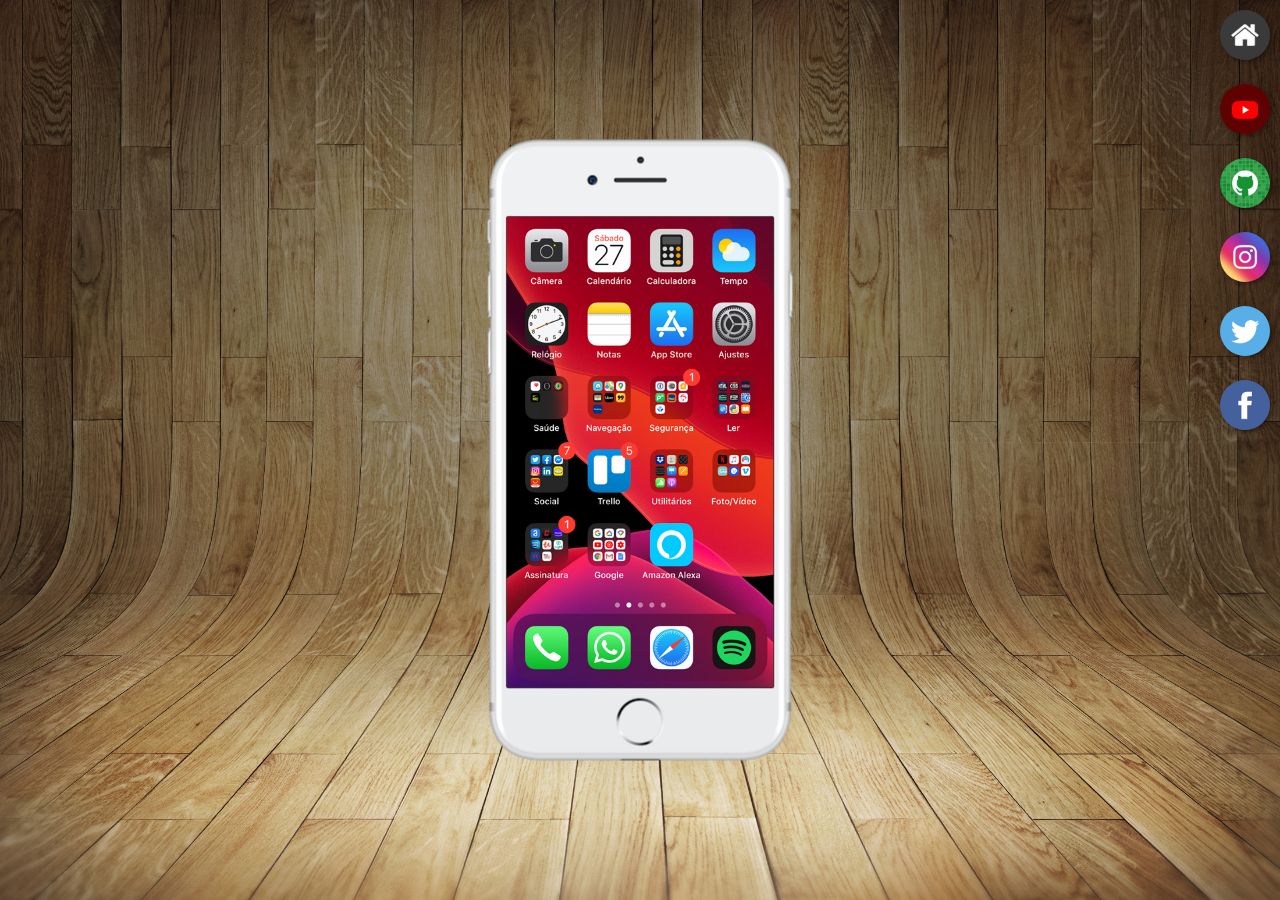
<file: index.html>
<!DOCTYPE html>
<html lang="pt-br">
<head>
    <meta charset="UTF-8">
    <meta http-equiv="X-UA-Compatible" content="IE=edge">
    <meta name="viewport" content="width=device-width, initial-scale=1.0">
    <link rel="shortcut icon" href="favicon.ico" type="image/x-icon">
    <link rel="stylesheet" href="estilos/style.css">
    <title>Projeto Redes Sociais</title>
</head>
<body>
    <main>
        <section id="telefone">
            <iframe src="home.html" frameborder="0" name="tela" id="tela">
                Seu navegado não é compatível com isso.
            </iframe>

        </section>
        <section id="redes-sociais">
            <a href="home.html" target="tela">
                <img src="imagens/logo-home.jpg" alt="Home">
            </a> <br>
            <a href="youtube.html" target="tela">
                <img src="imagens/logo-youtube.jpg" alt="YouTube">
            </a> <br>
            <a href="github.html" target="tela">
                <img src="imagens/logo-github.jpg" alt="GitHub">
            </a> <br>
            <a href="instagram.html" target="tela">
                <img src="imagens/logo-instagram.jpg" alt="Instagram">
            </a> <br>
            <a href="twitter.html" target="tela">
                <img src="imagens/logo-twitter.jpg" alt="Twitter">
            </a> <br>
            <a href="facebook.html" target="tela">
                <img src="imagens/logo-facebook.jpg" alt="Facebook">
            </a>            
        </section>
    </main>
    
</body>
</html>
</file>
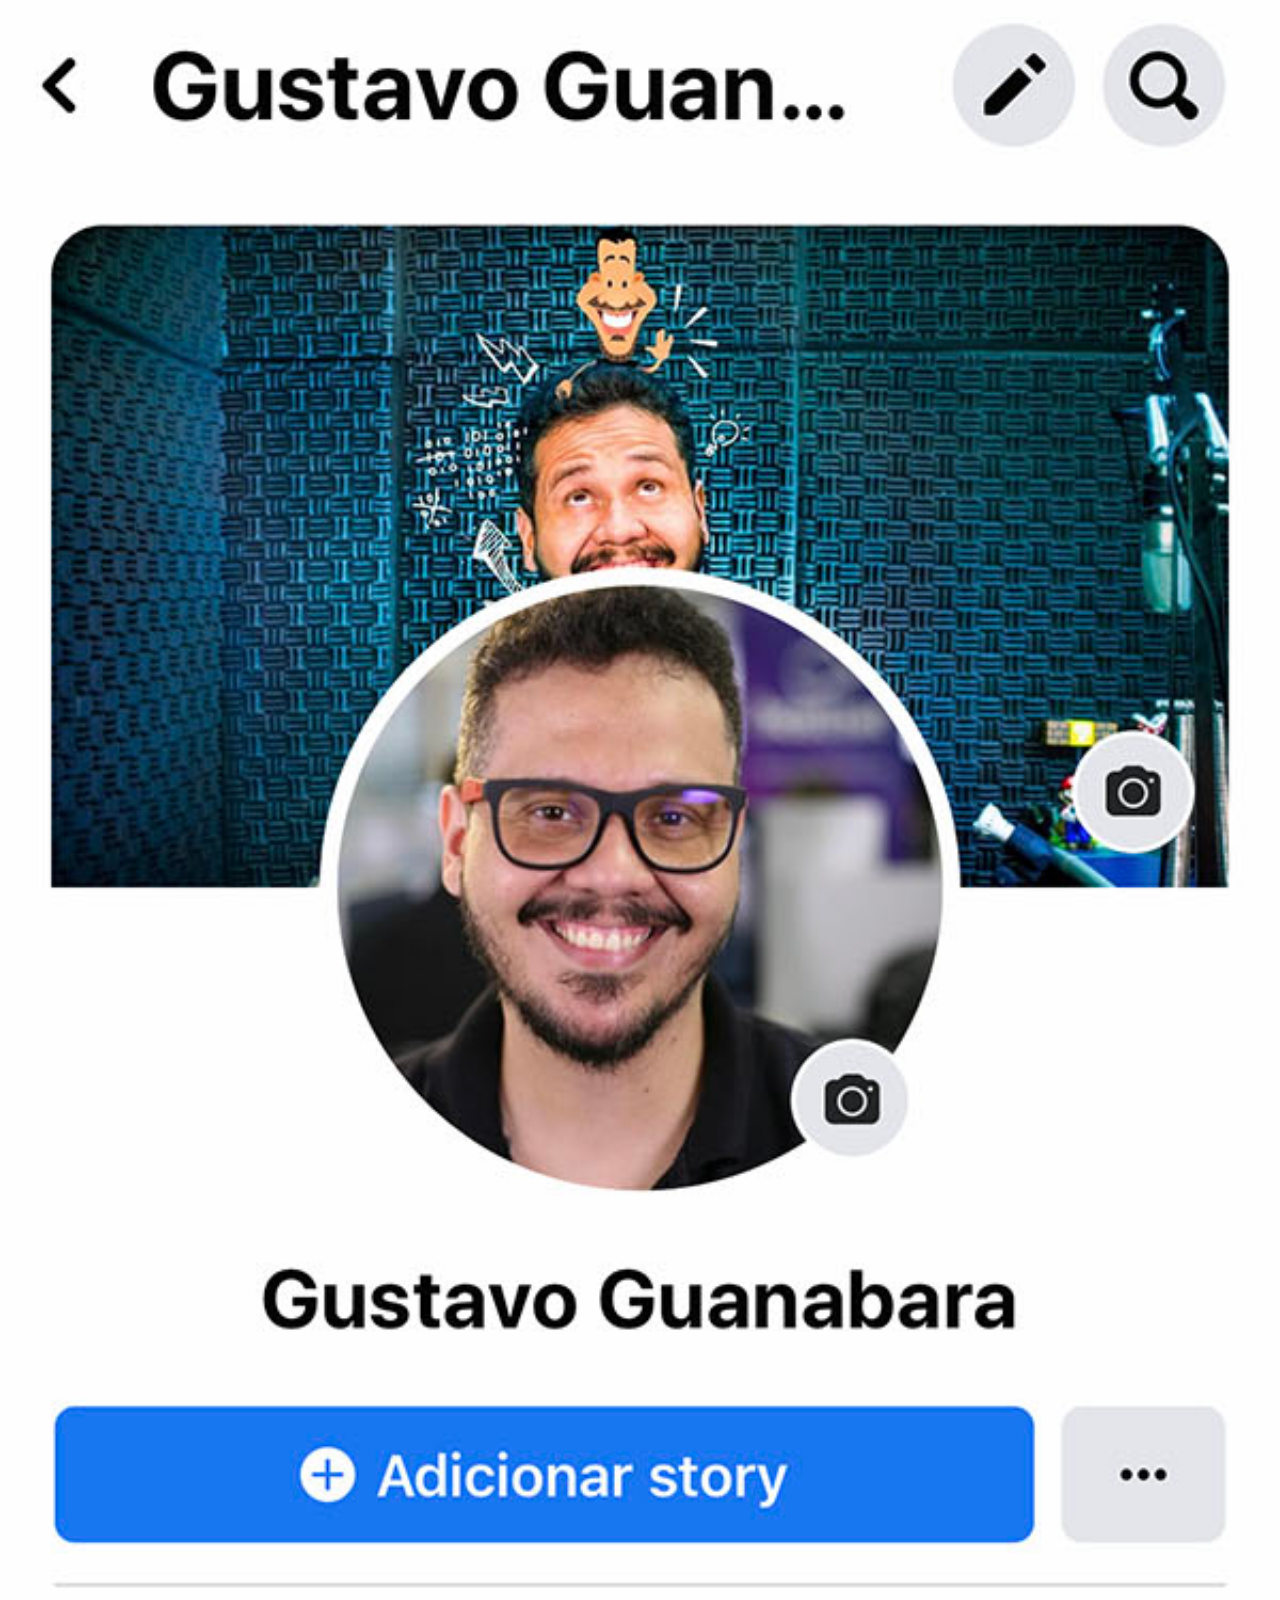
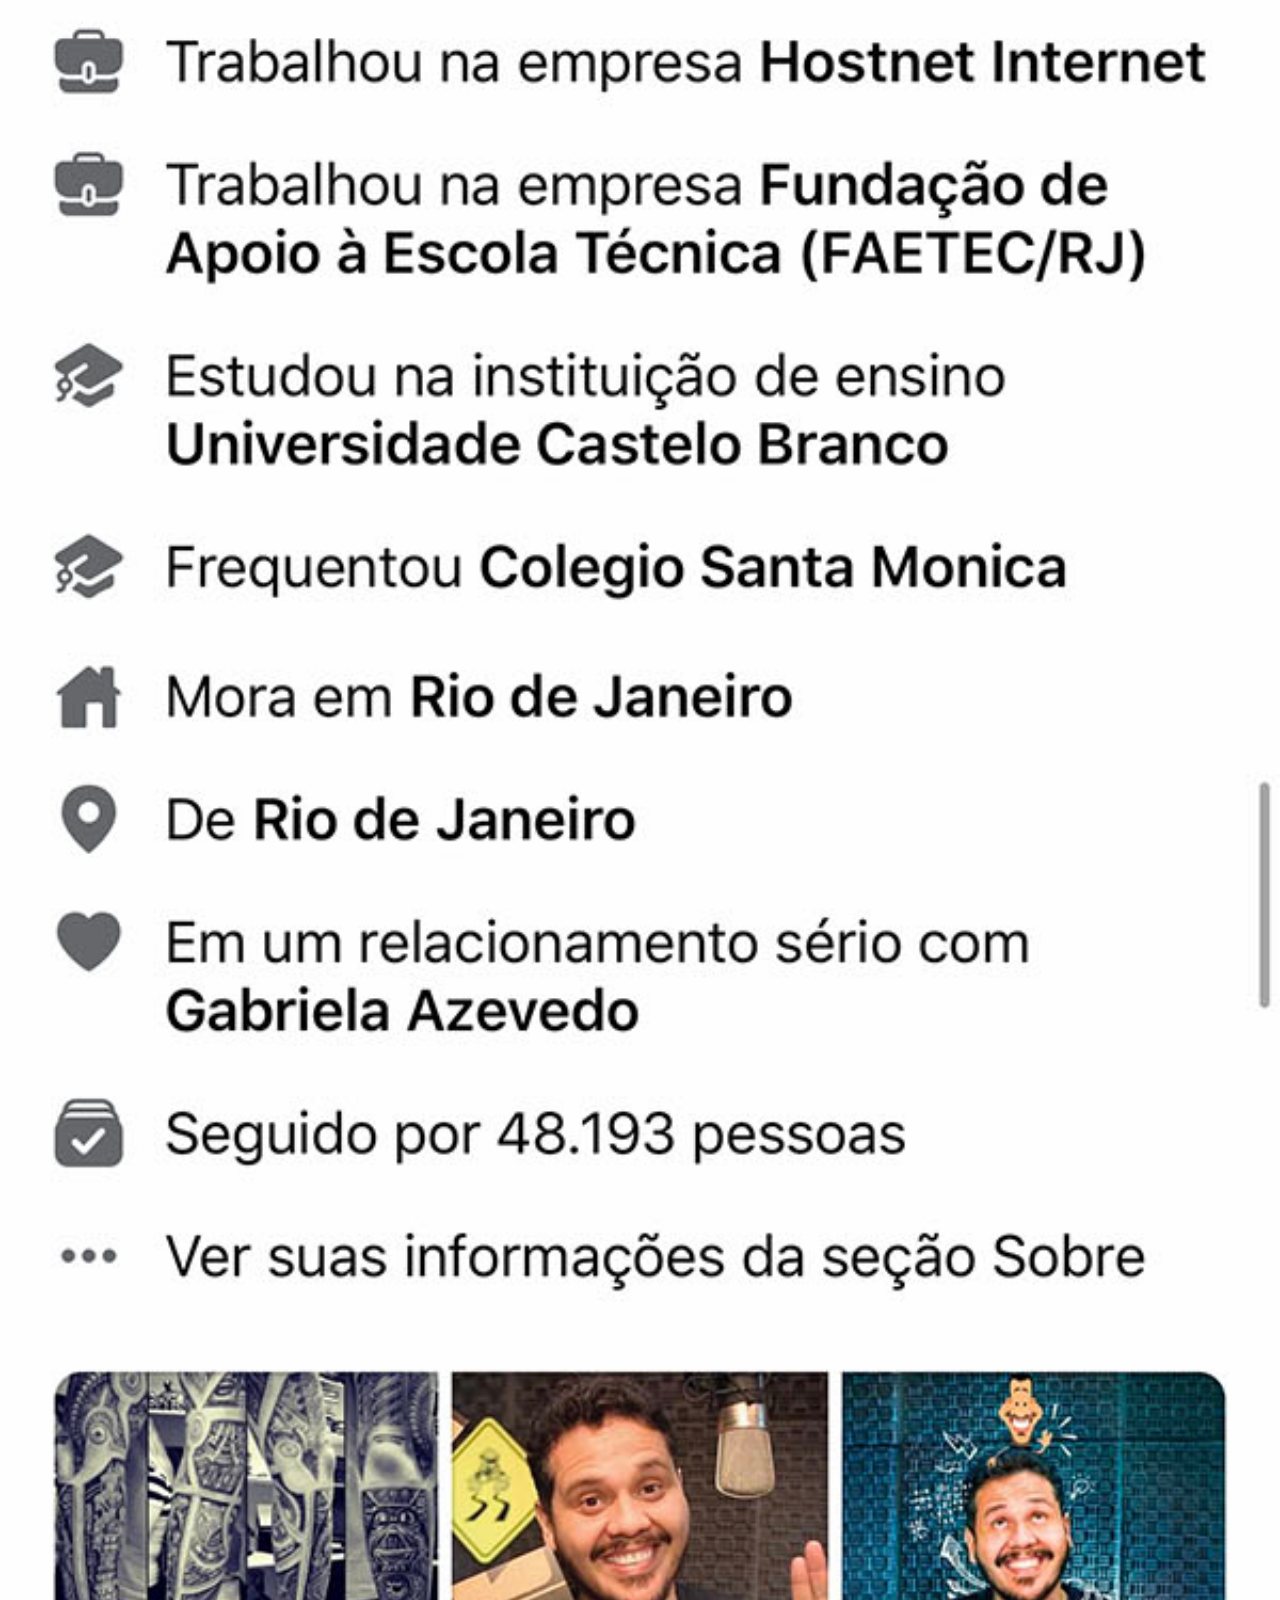
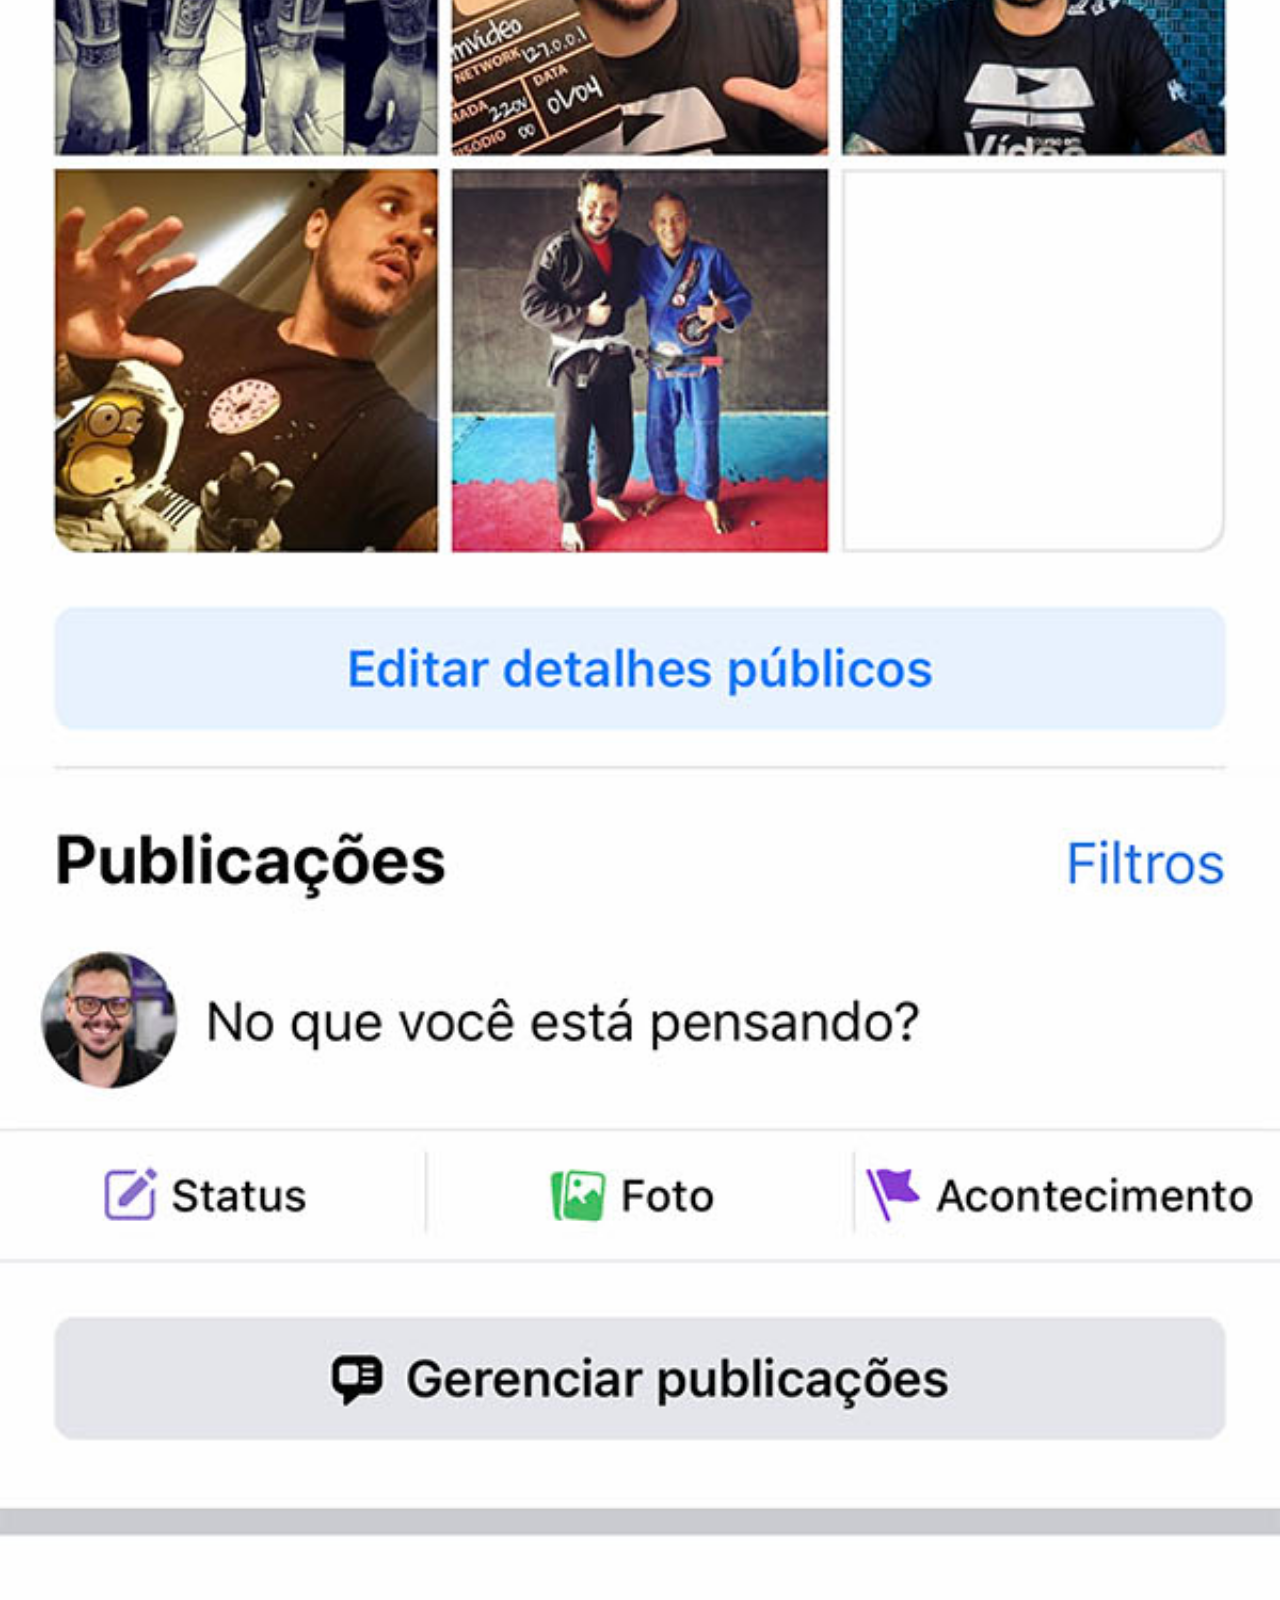
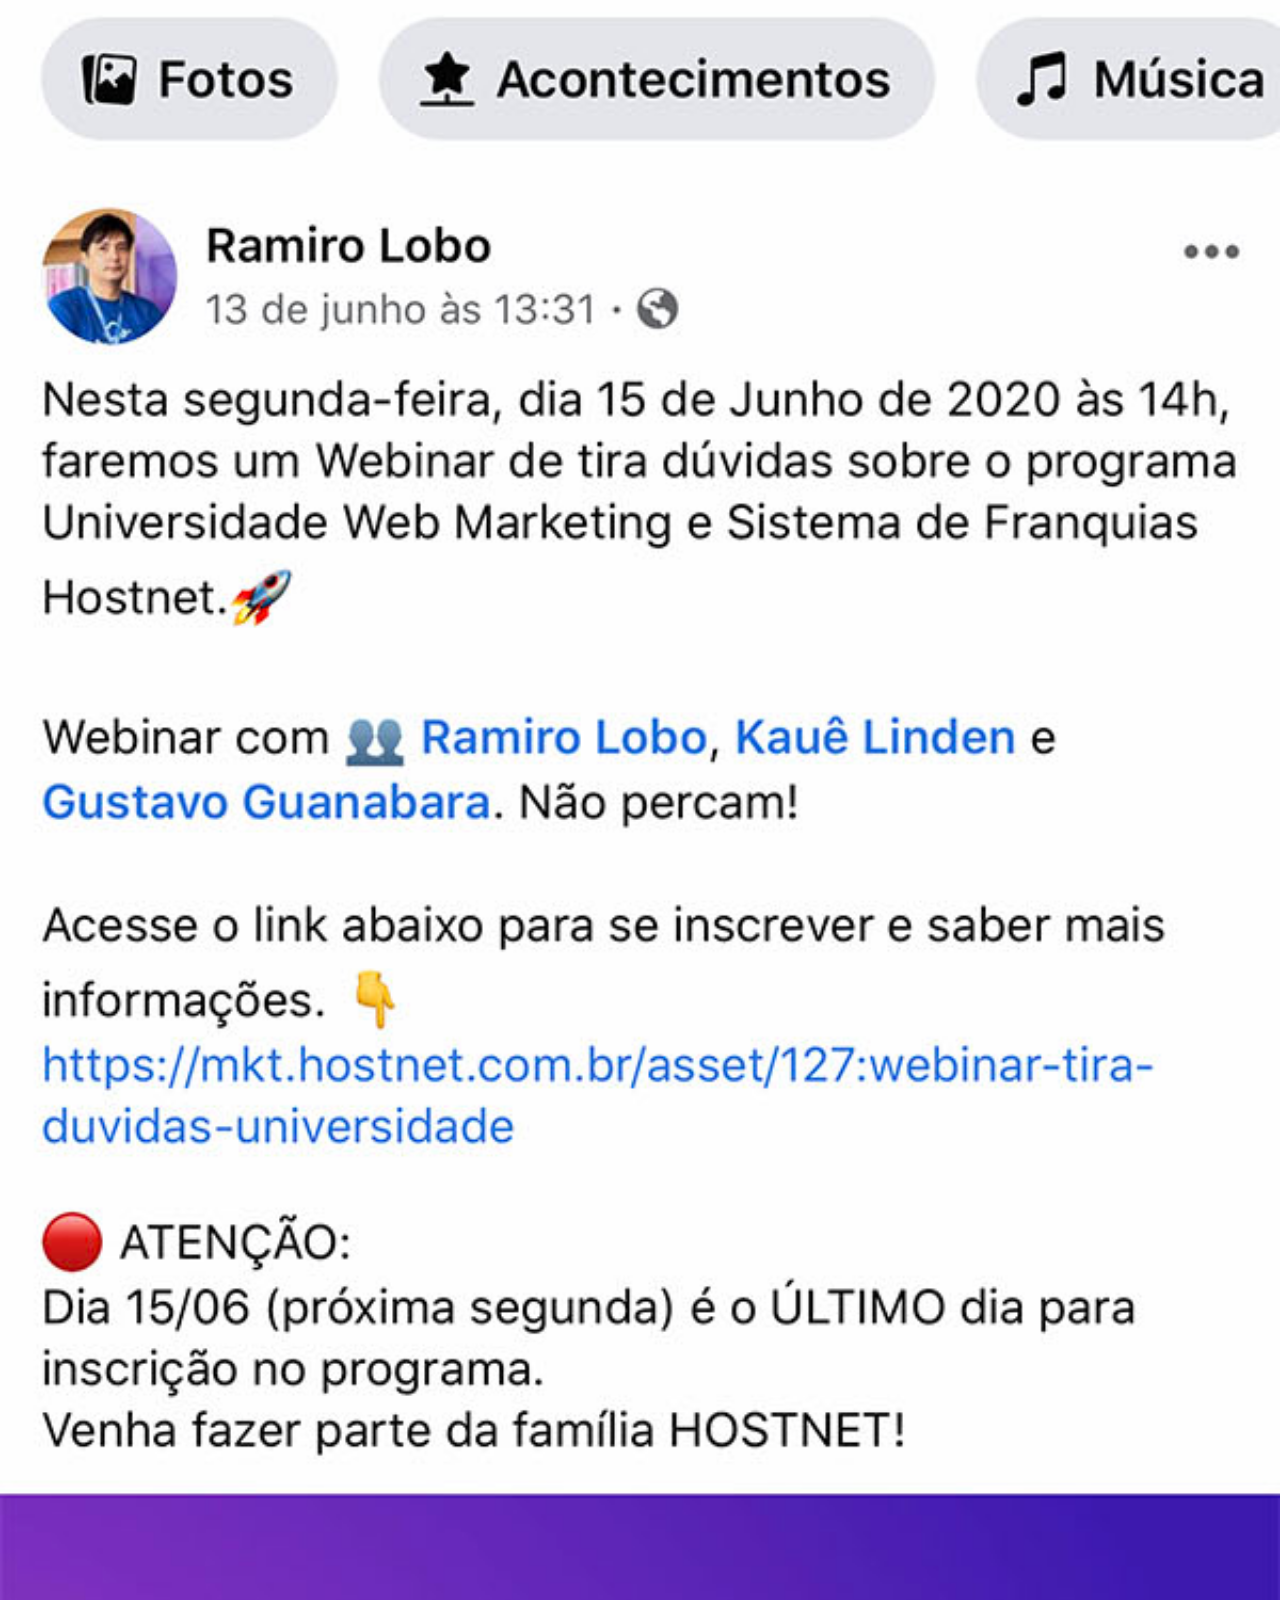
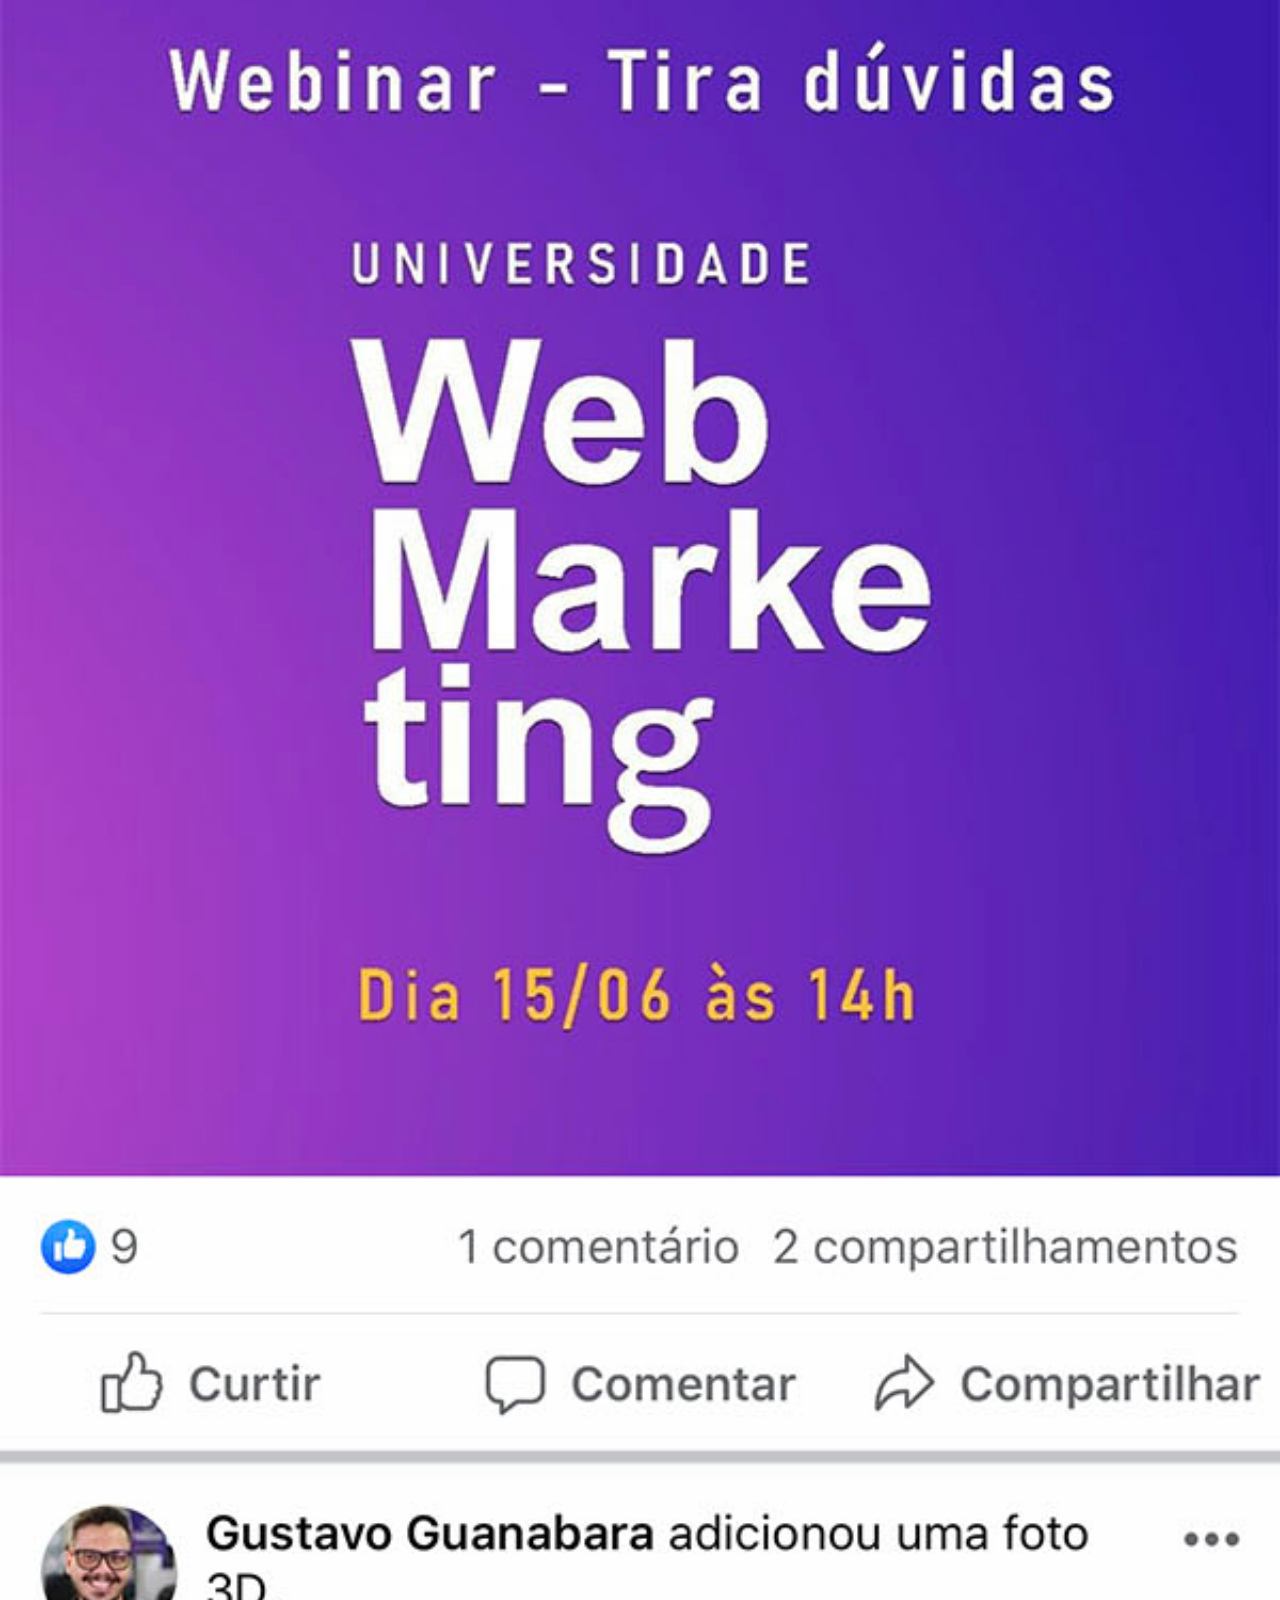
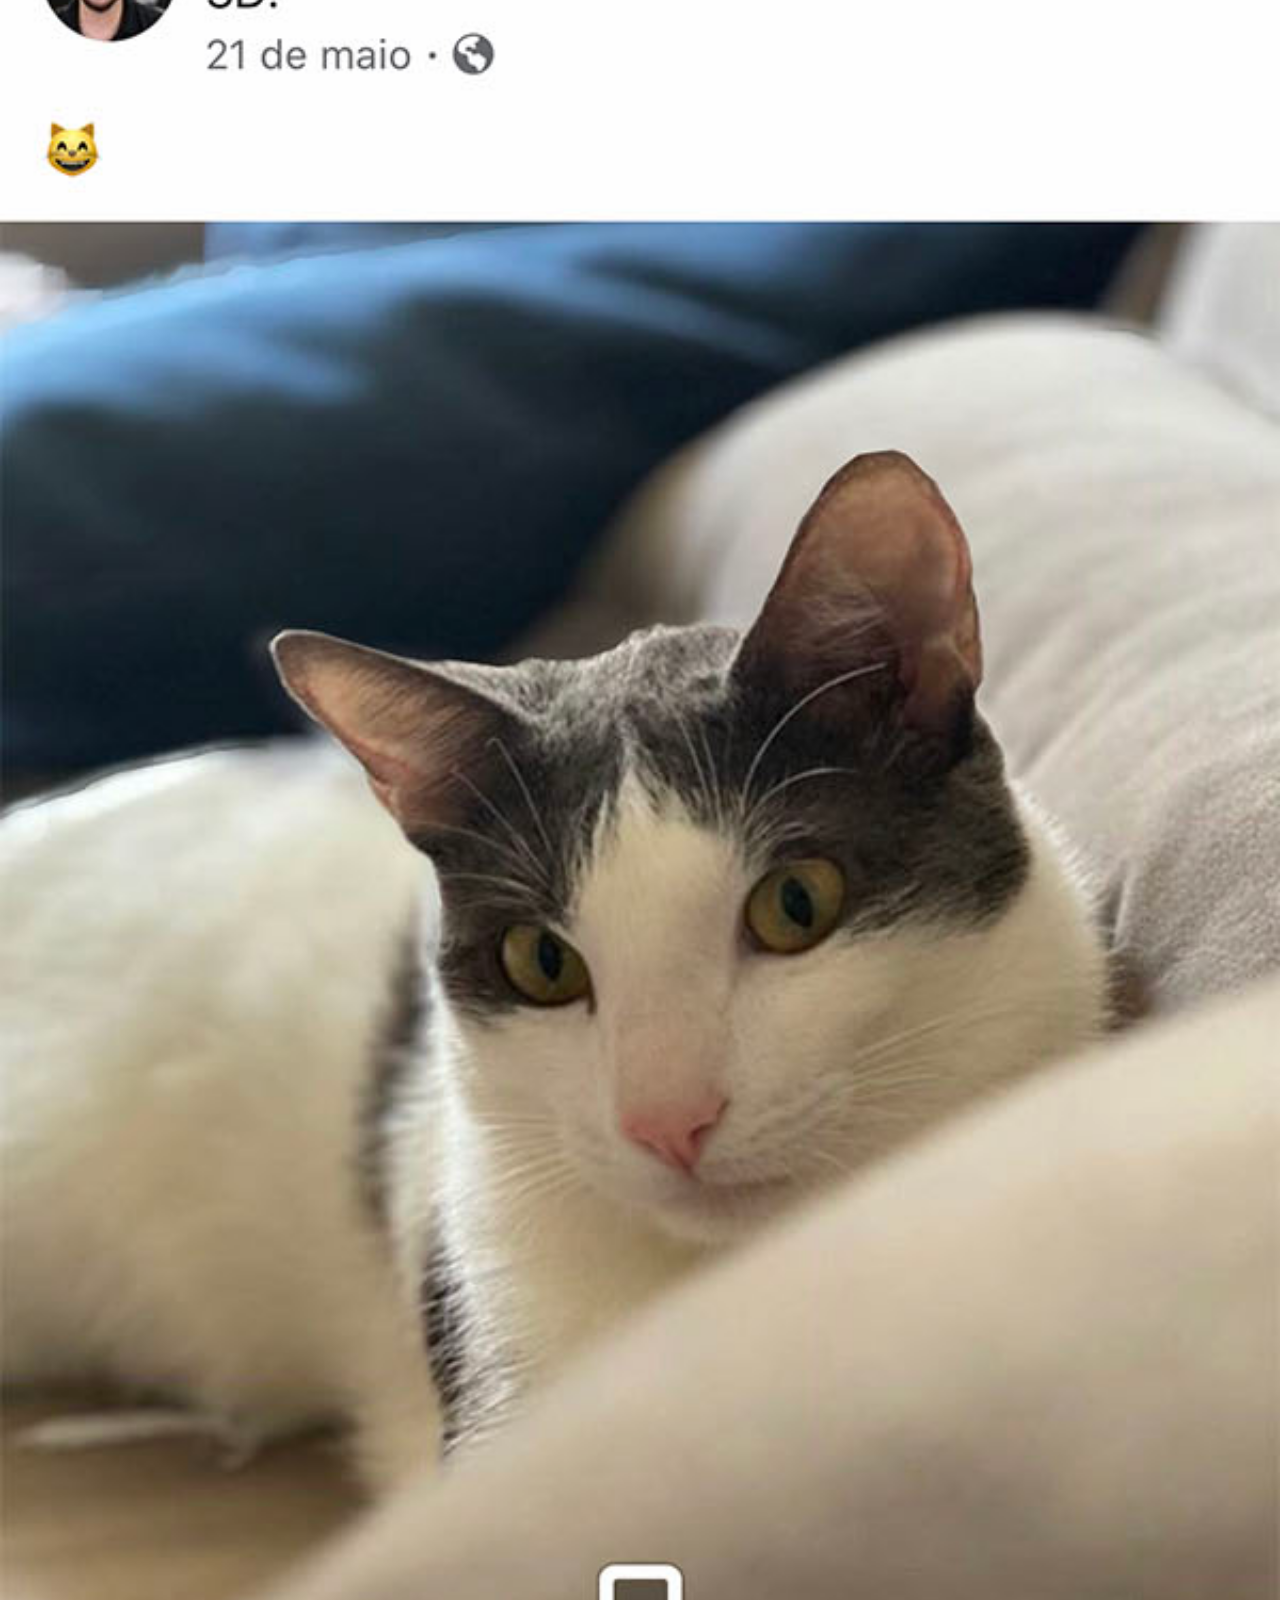
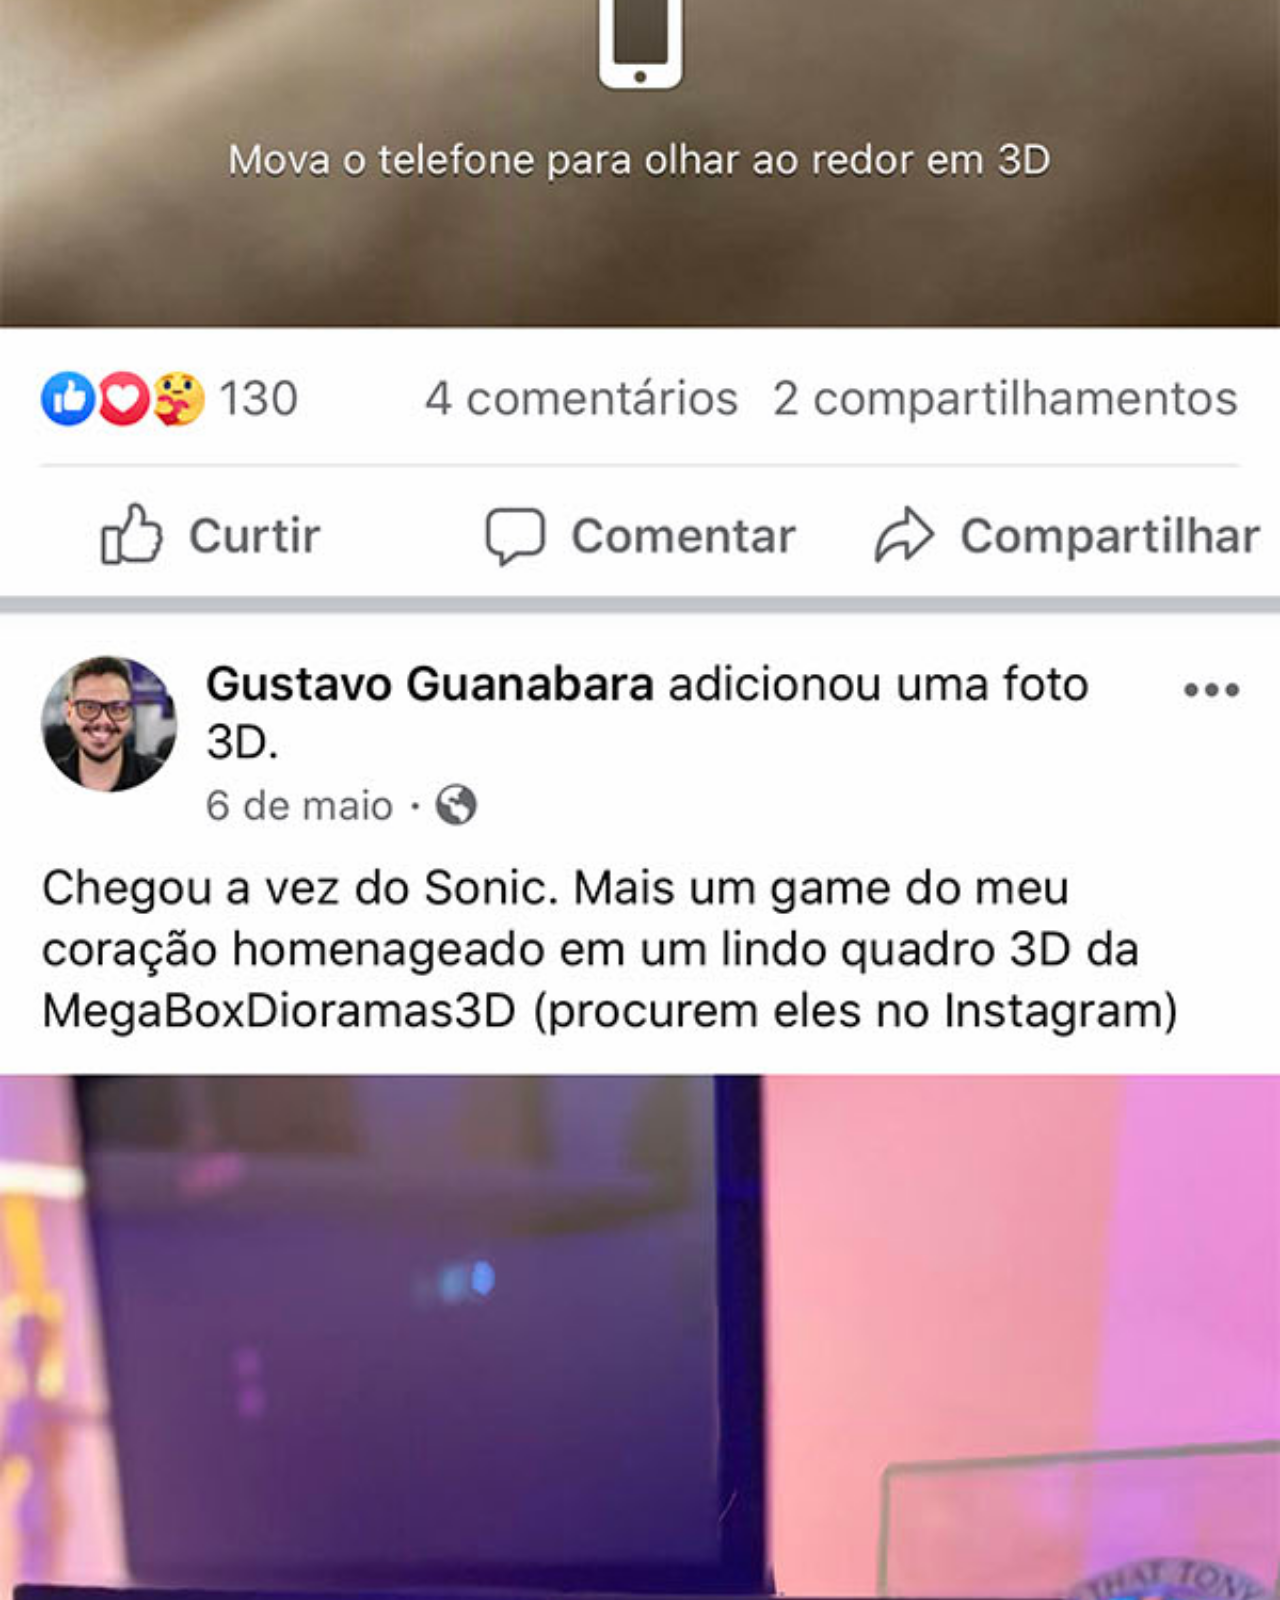
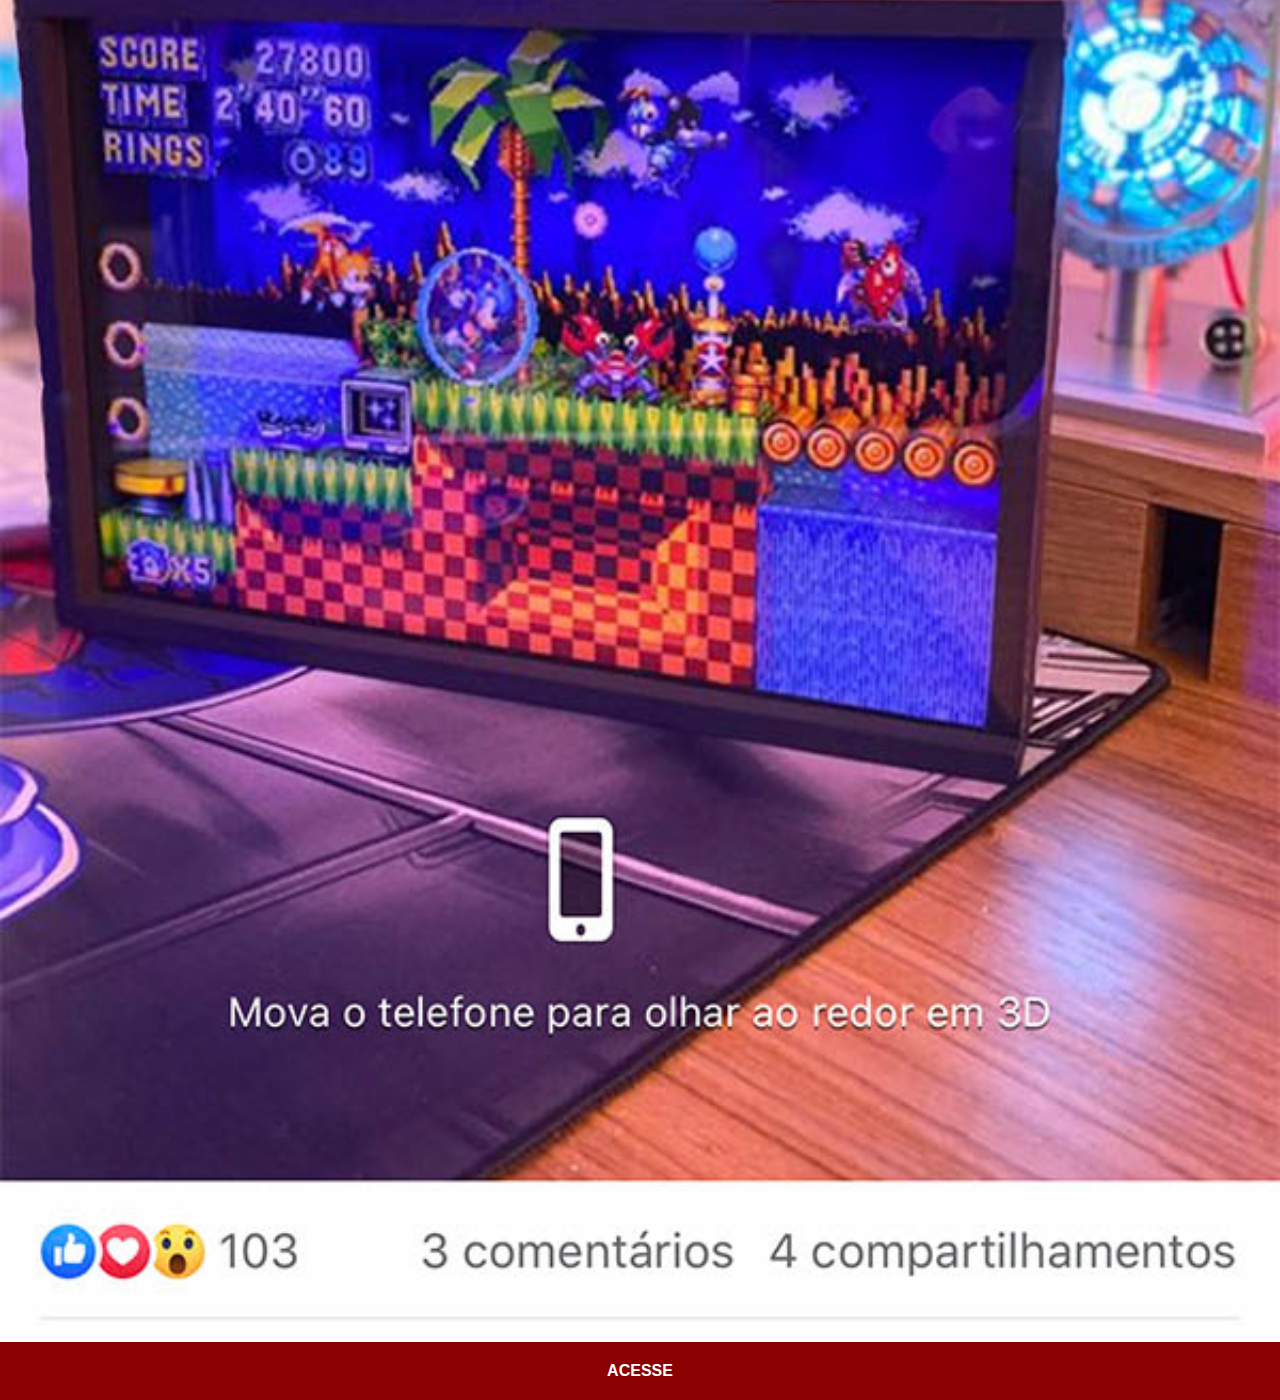
<file: facebook.html>
<!DOCTYPE html>
<html lang="pt-br">
<head>
    <meta charset="UTF-8">
    <meta http-equiv="X-UA-Compatible" content="IE=edge">
    <meta name="viewport" content="width=device-width, initial-scale=1.0">
    <link rel="stylesheet" href="estilos/pages.css">
    <title>Facebook</title>
</head>
<body>
    <img src="imagens/tela-facebook.jpg" alt="Facebook">
    <a href="htps://facebook.com/gustavoguanabara" target="_blank">ACESSE</a>
    
</body>
</html>
</file>
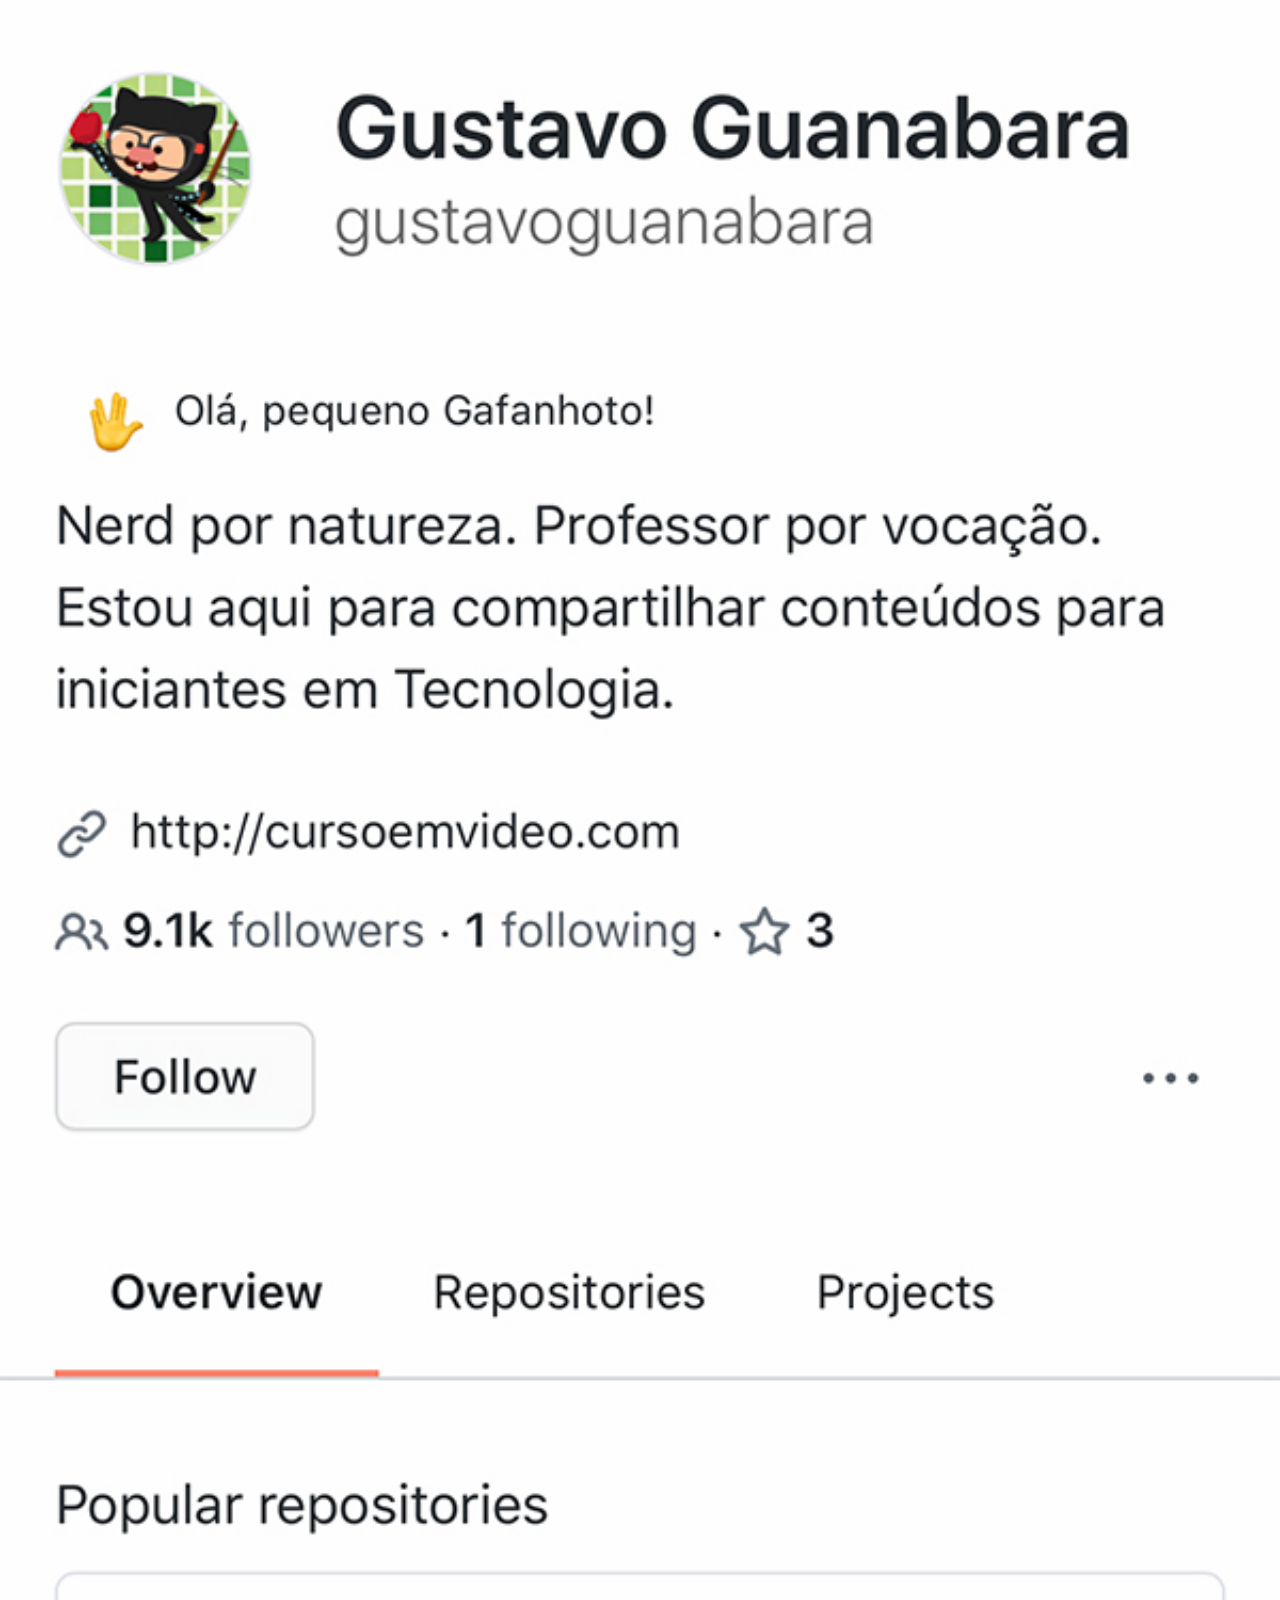
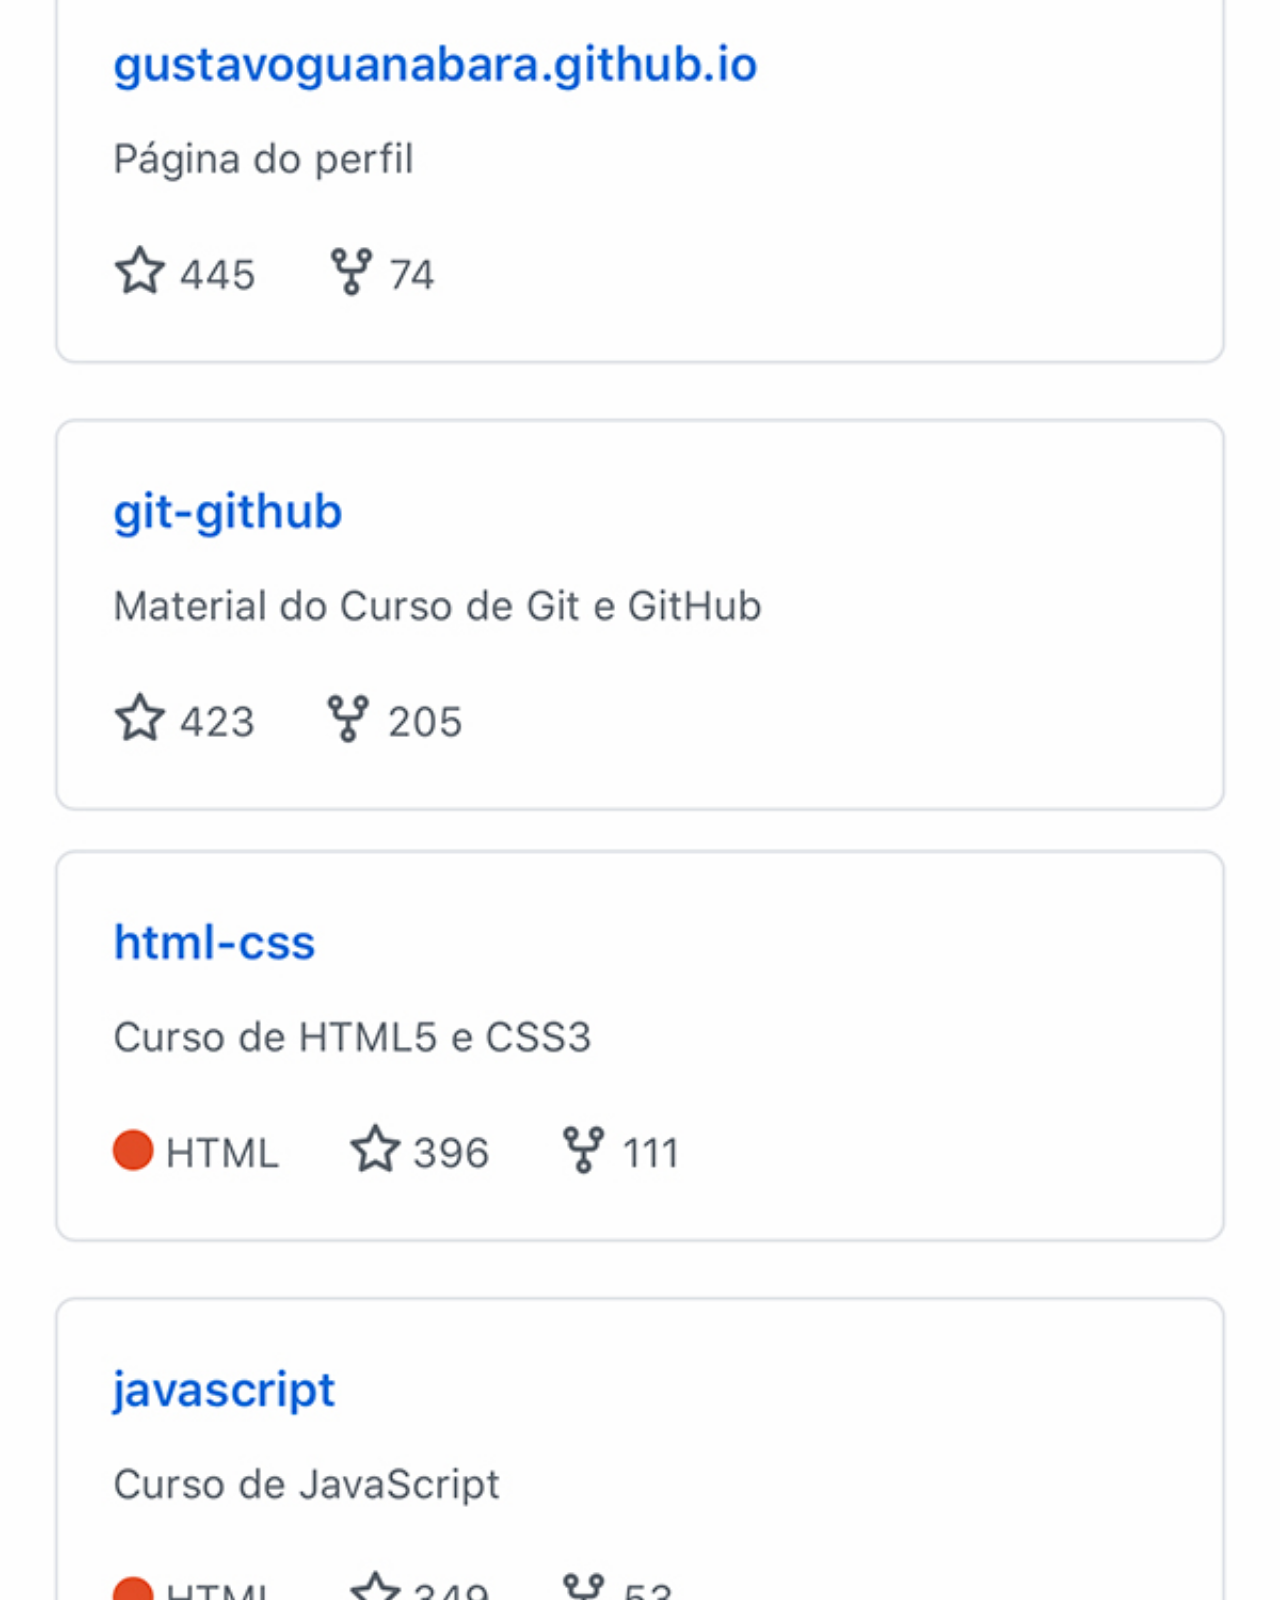
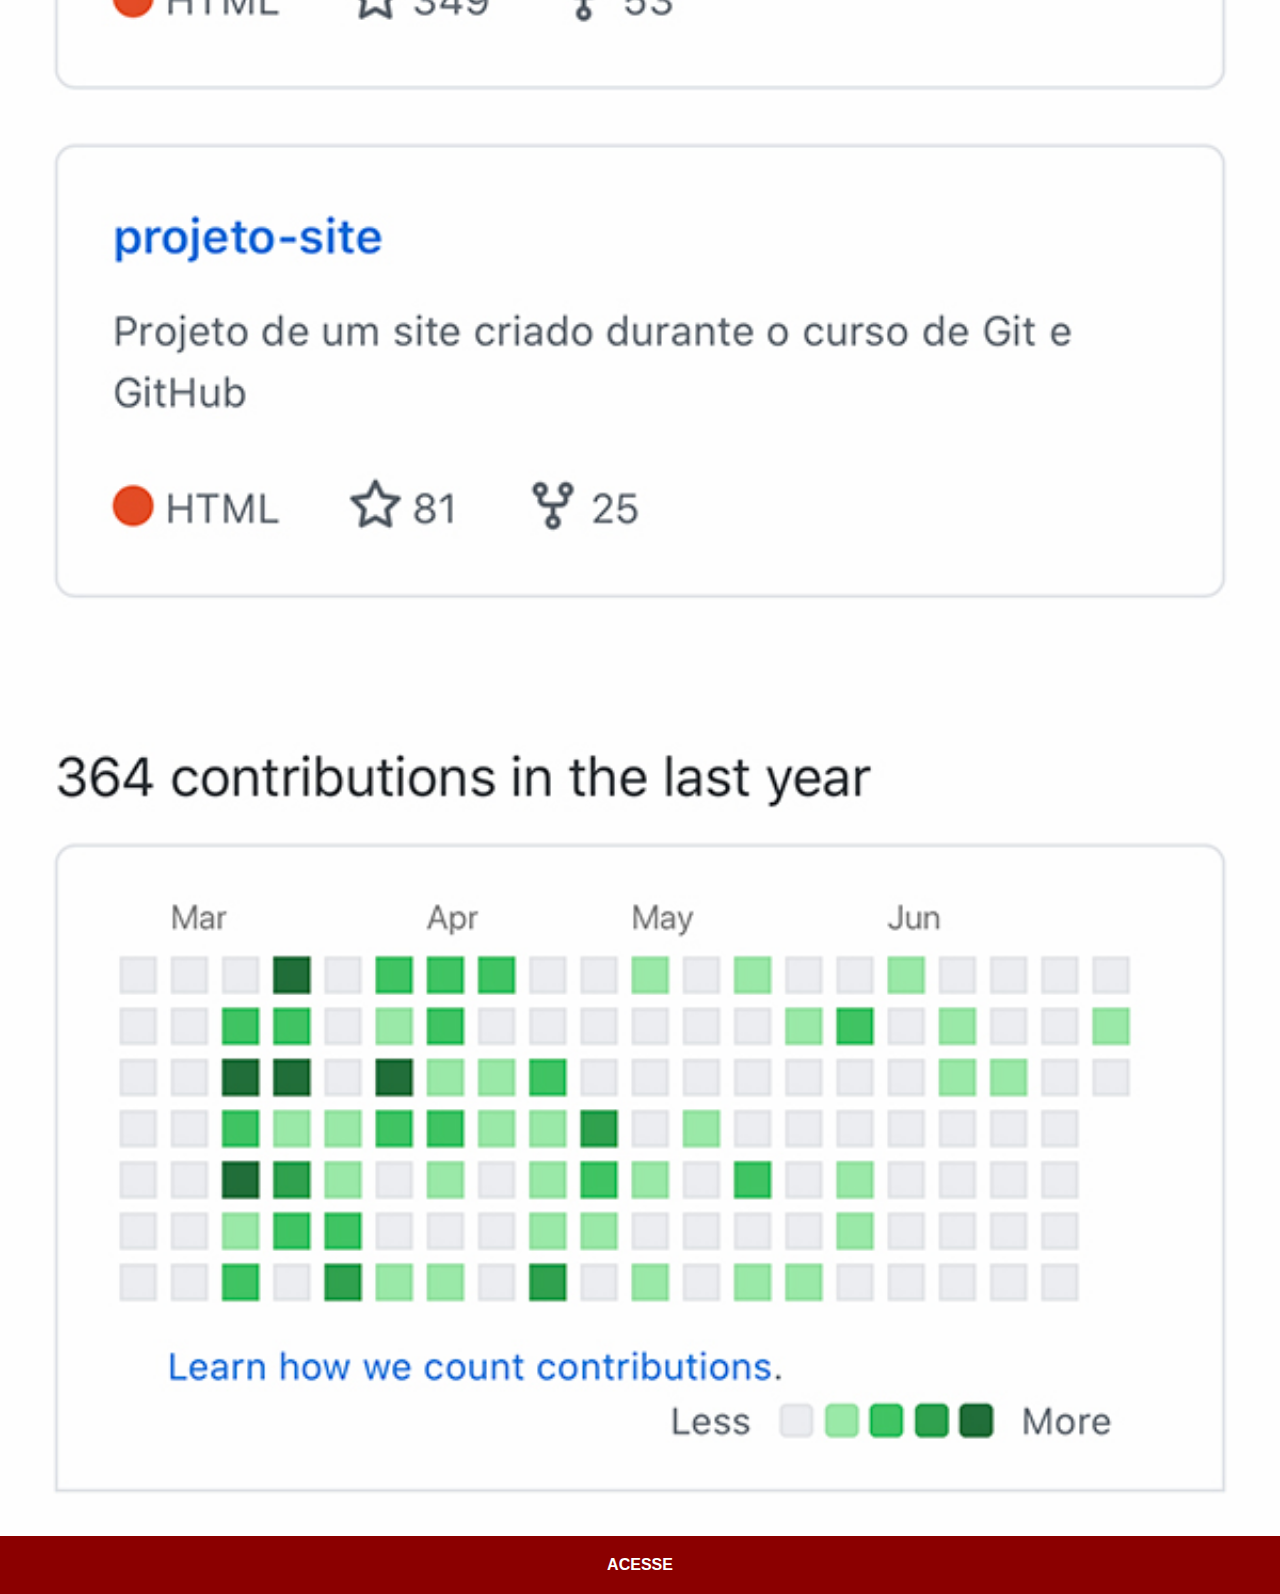
<file: github.html>
<!DOCTYPE html>
<html lang="pt-br">
<head>
    <meta charset="UTF-8">
    <meta http-equiv="X-UA-Compatible" content="IE=edge">
    <meta name="viewport" content="width=device-width, initial-scale=1.0">
    <link rel="stylesheet" href="estilos/pages.css">
    <title>GitHub</title>
</head>
<body>
    <img src="imagens/tela-github.jpg" alt="GitHub">
    <a href="https://github.com/gustavoguanabara/" target="_blank">ACESSE</a>
    
</body>
</html>
</file>
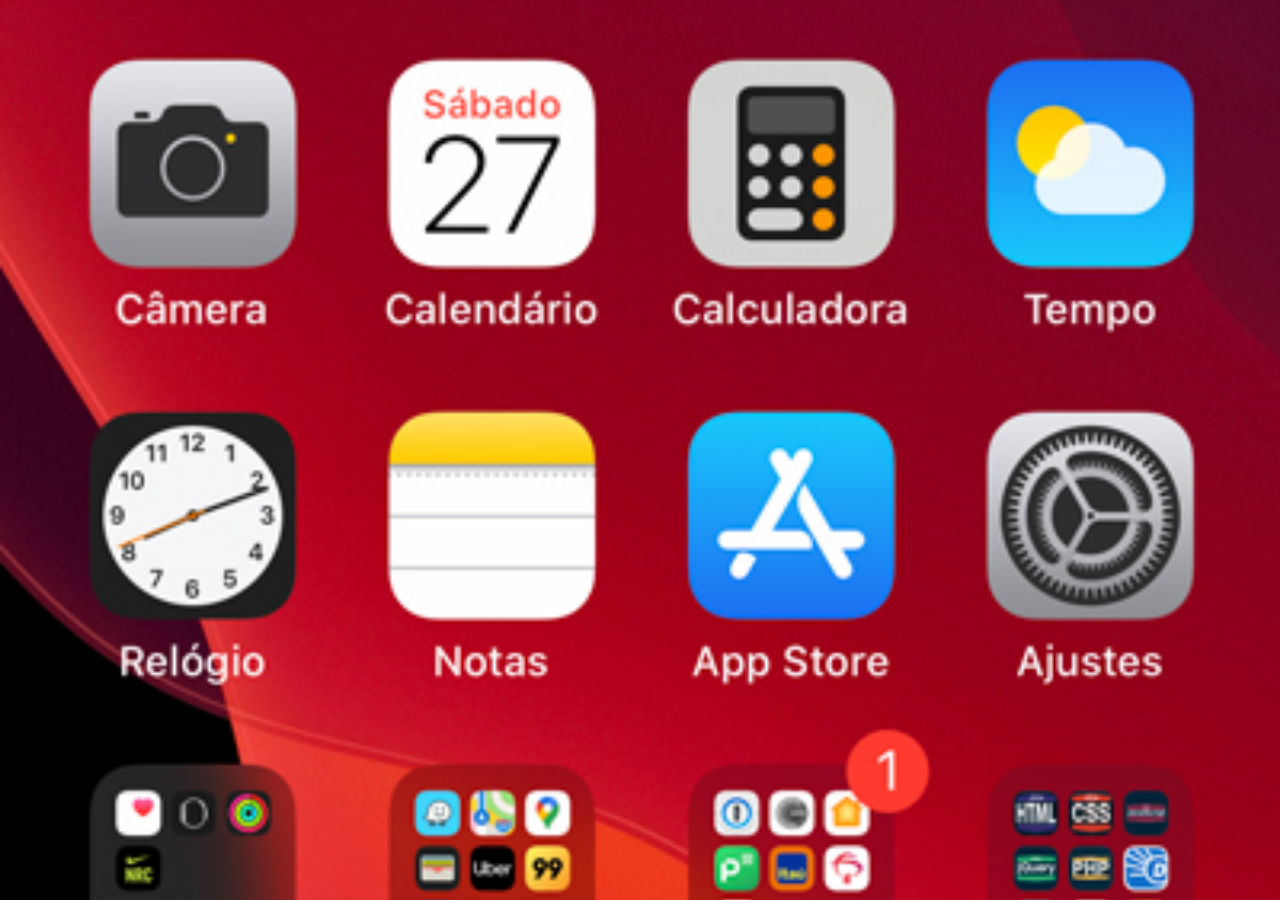
<file: home.html>
<!DOCTYPE html>
<html lang="pt-br">
<head>
    <meta charset="UTF-8">
    <meta http-equiv="X-UA-Compatible" content="IE=edge">
    <meta name="viewport" content="width=device-width, initial-scale=1.0">
    <title>Home</title>
    <style>
        * {
            margin: 0px;
            padding: 0px;
            font-family: Arial, Helvetica, sans-serif;
        }

        body {
            width: 100vw;
            height: 100vh;
            background: black url('imagens/tela-home.jpg') no-repeat top center;
            background-size: cover;
        }

    </style>
</head>
<body>
    
</body>
</html>
</file>
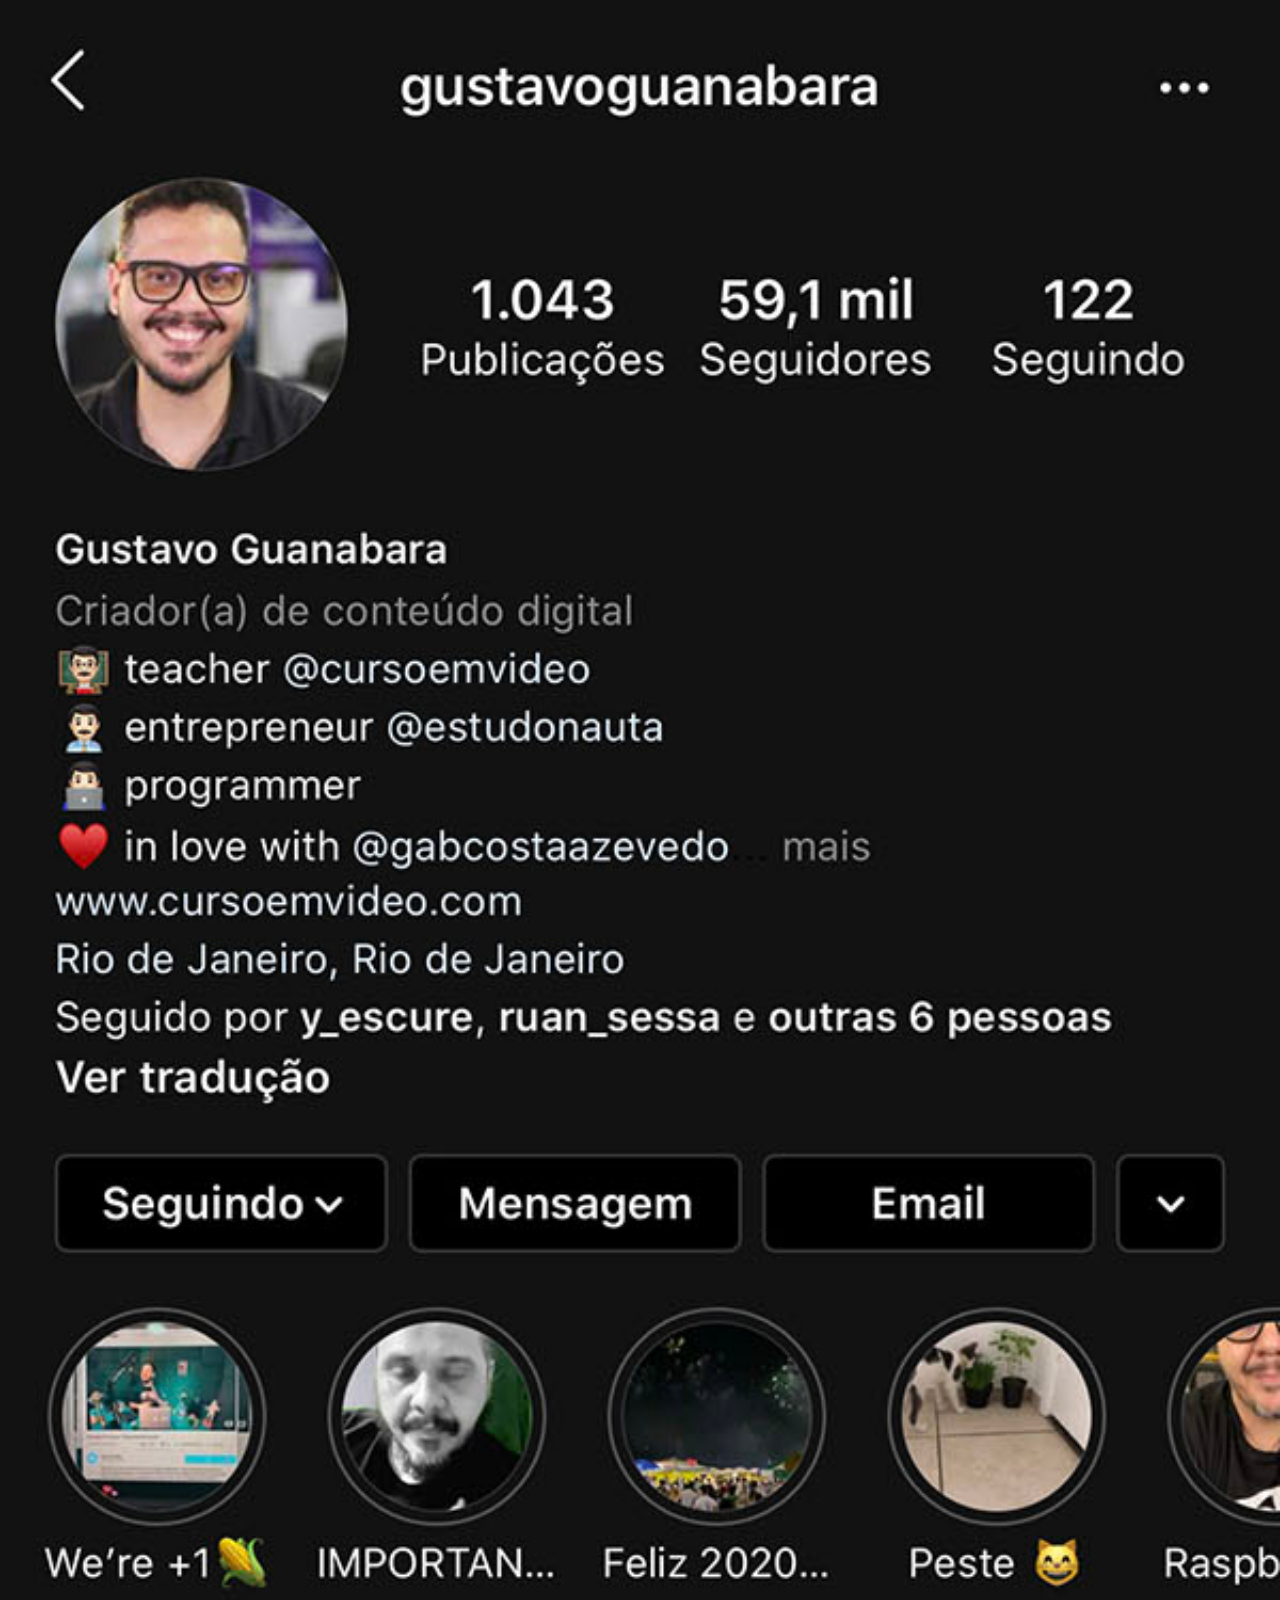
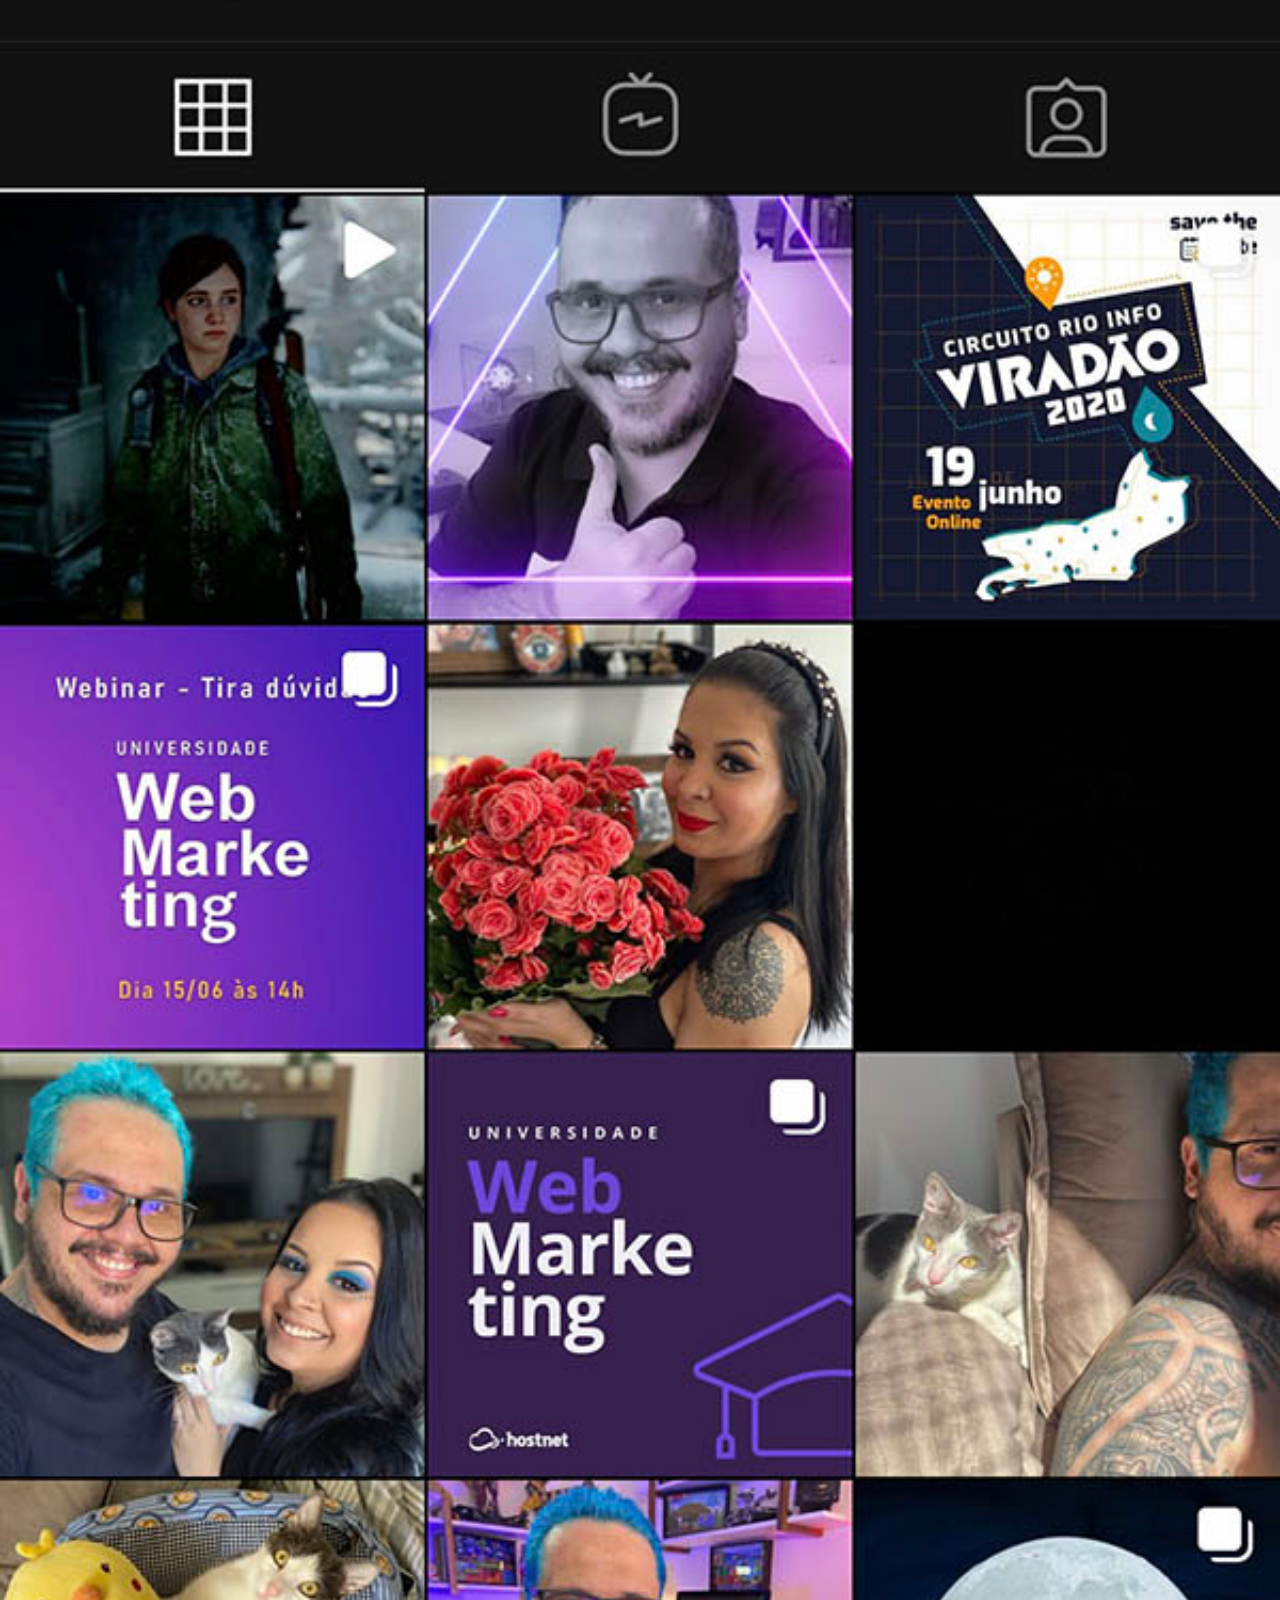
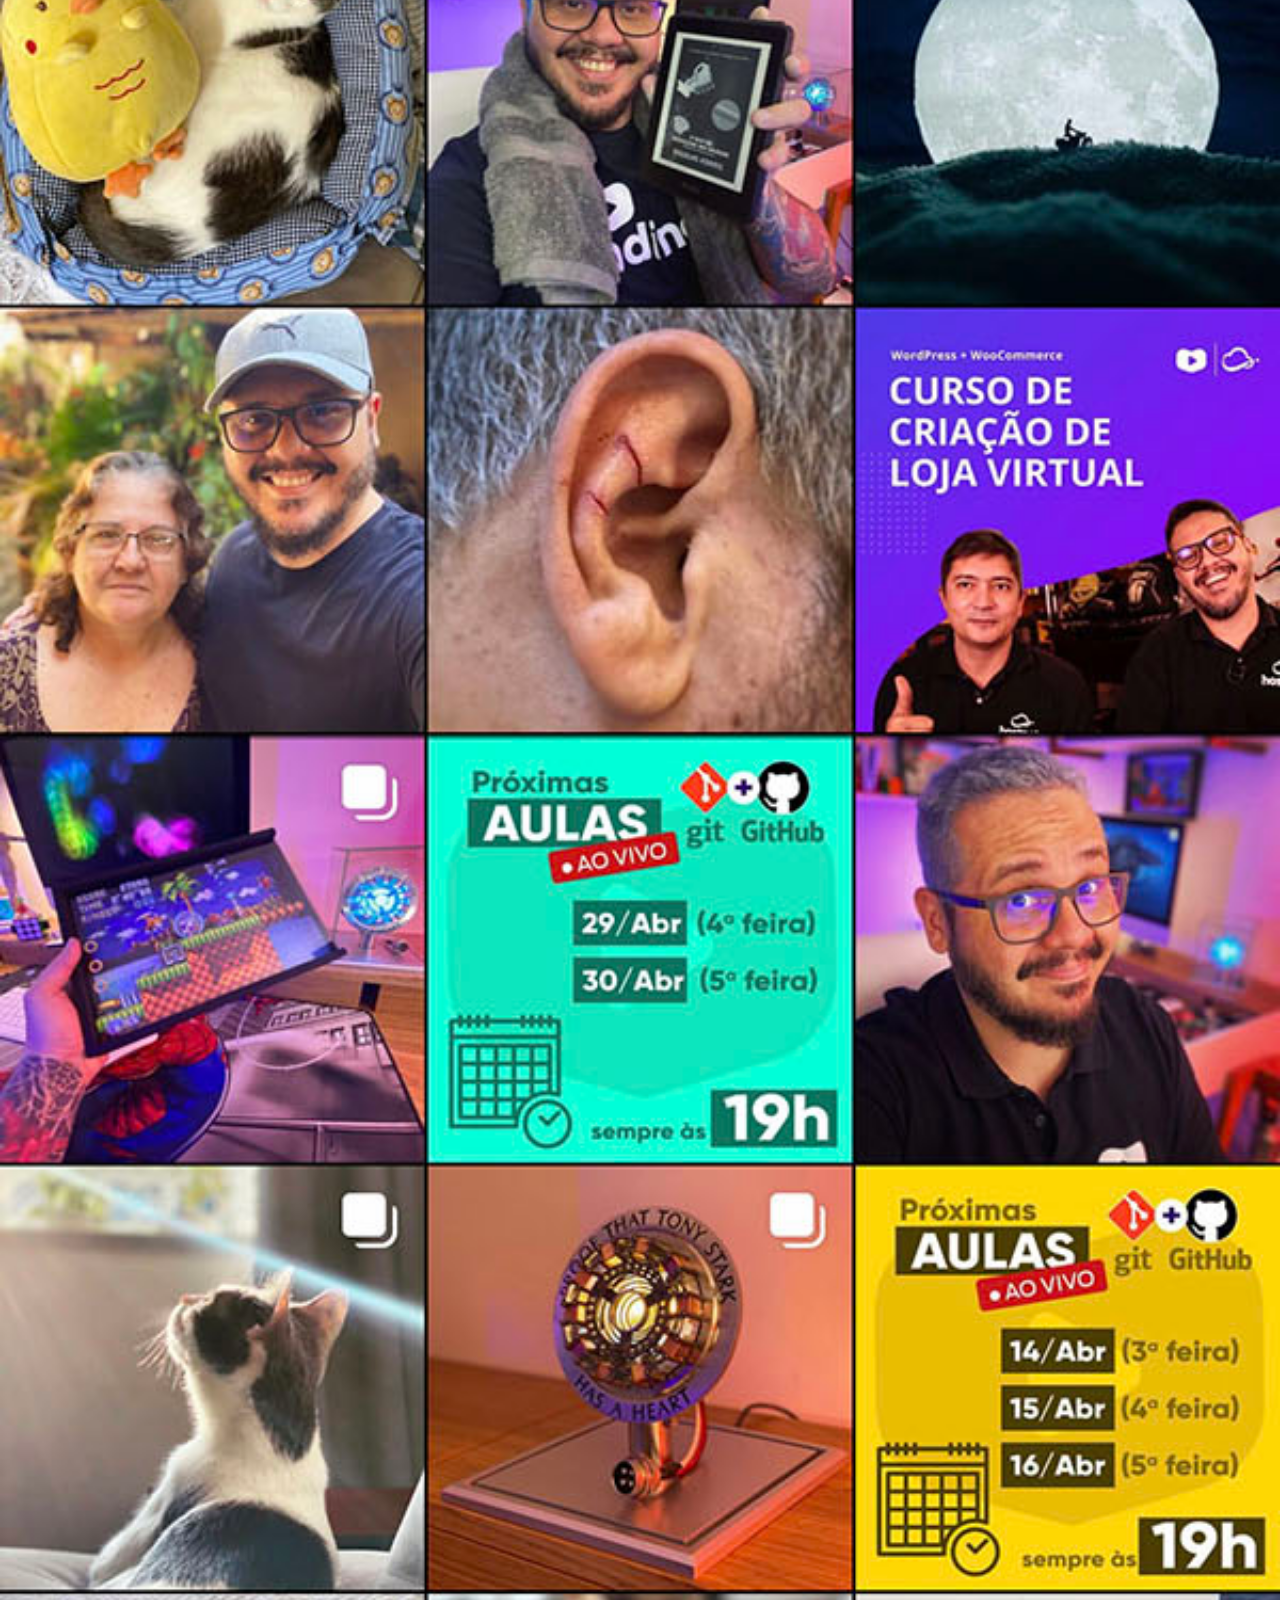
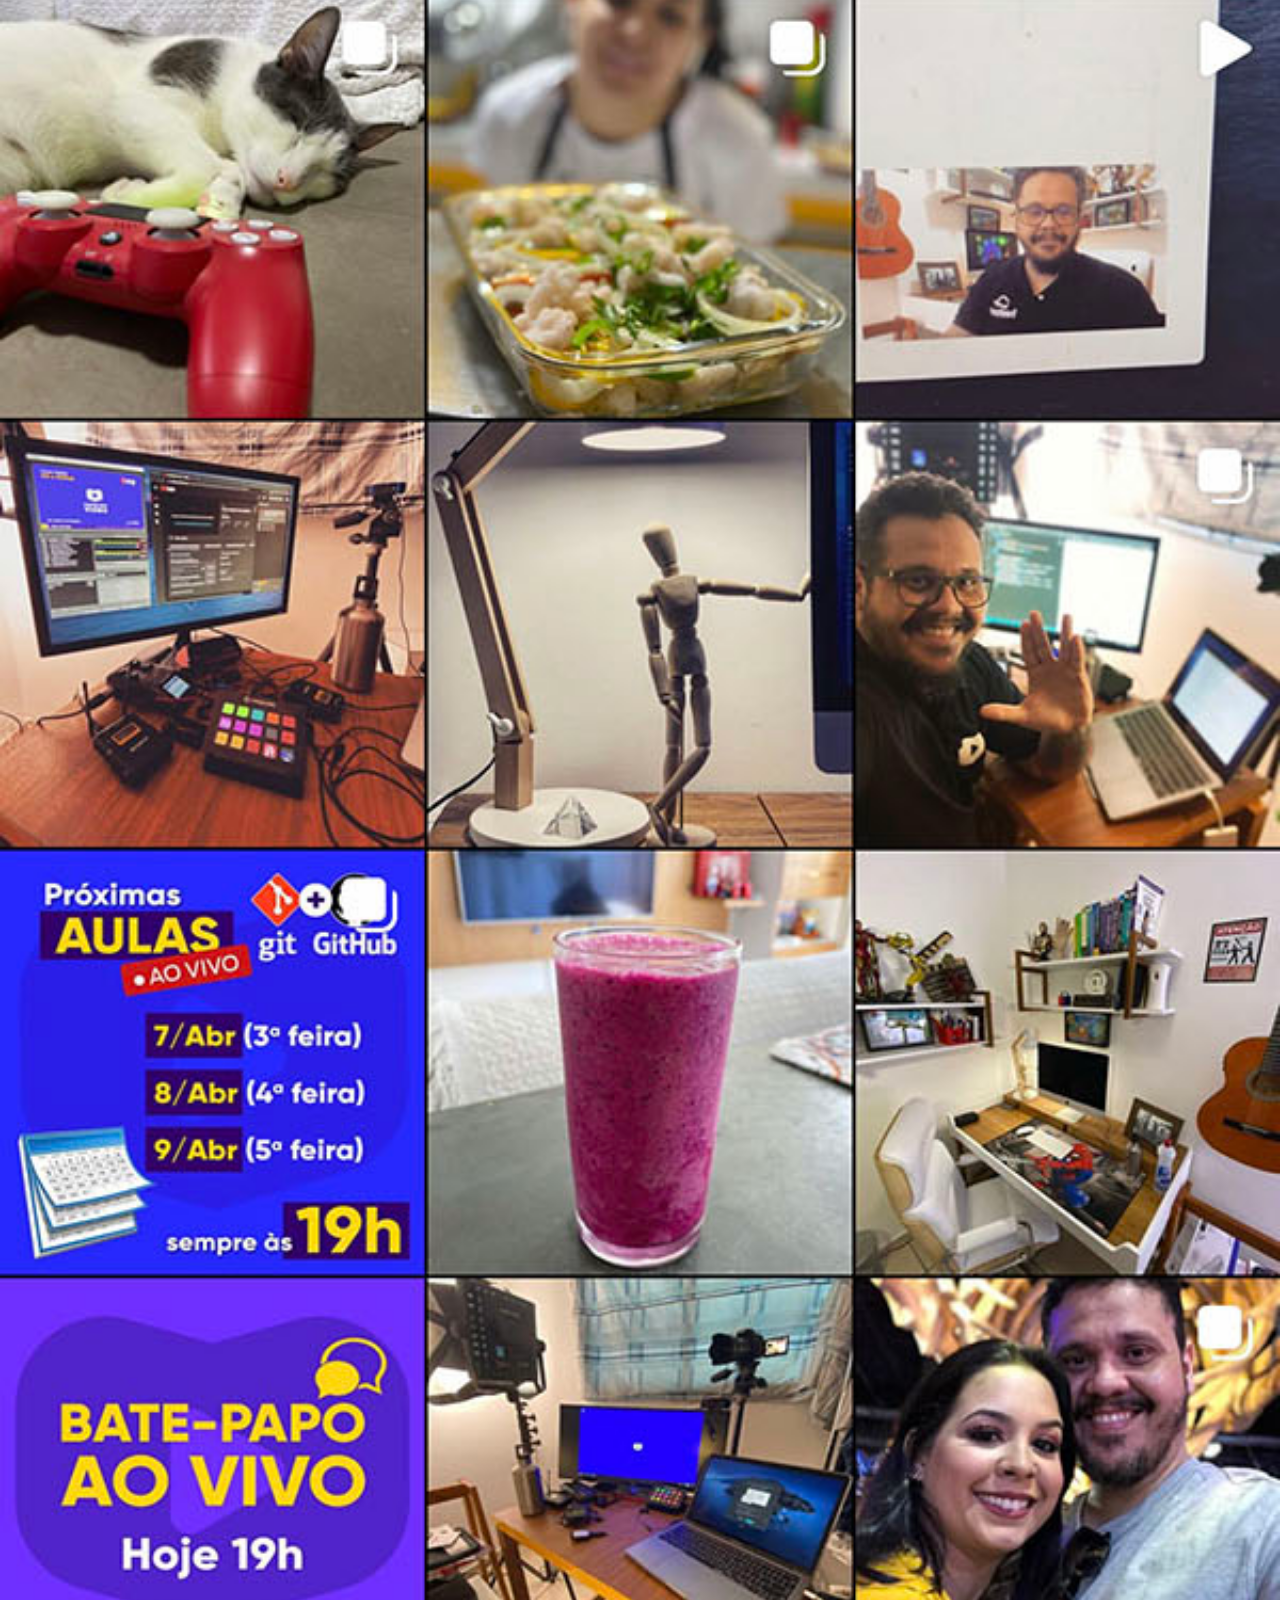
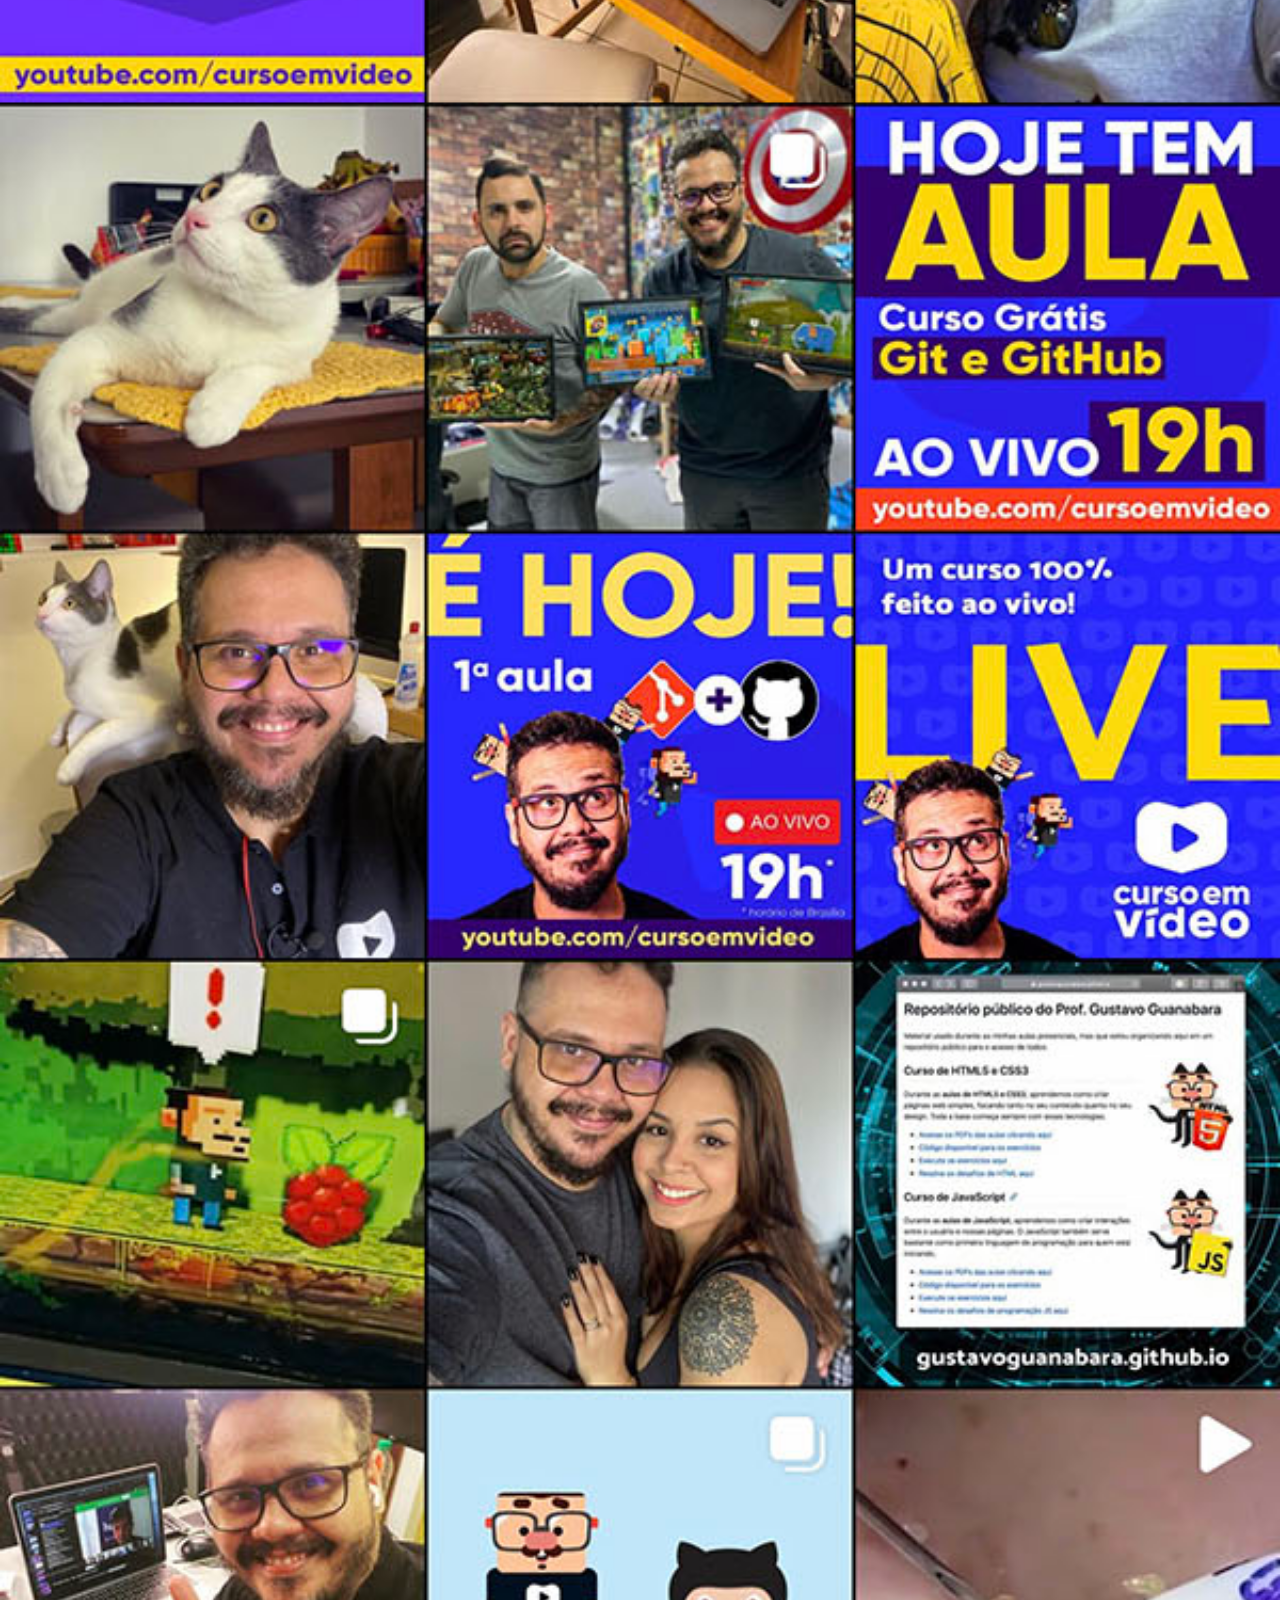
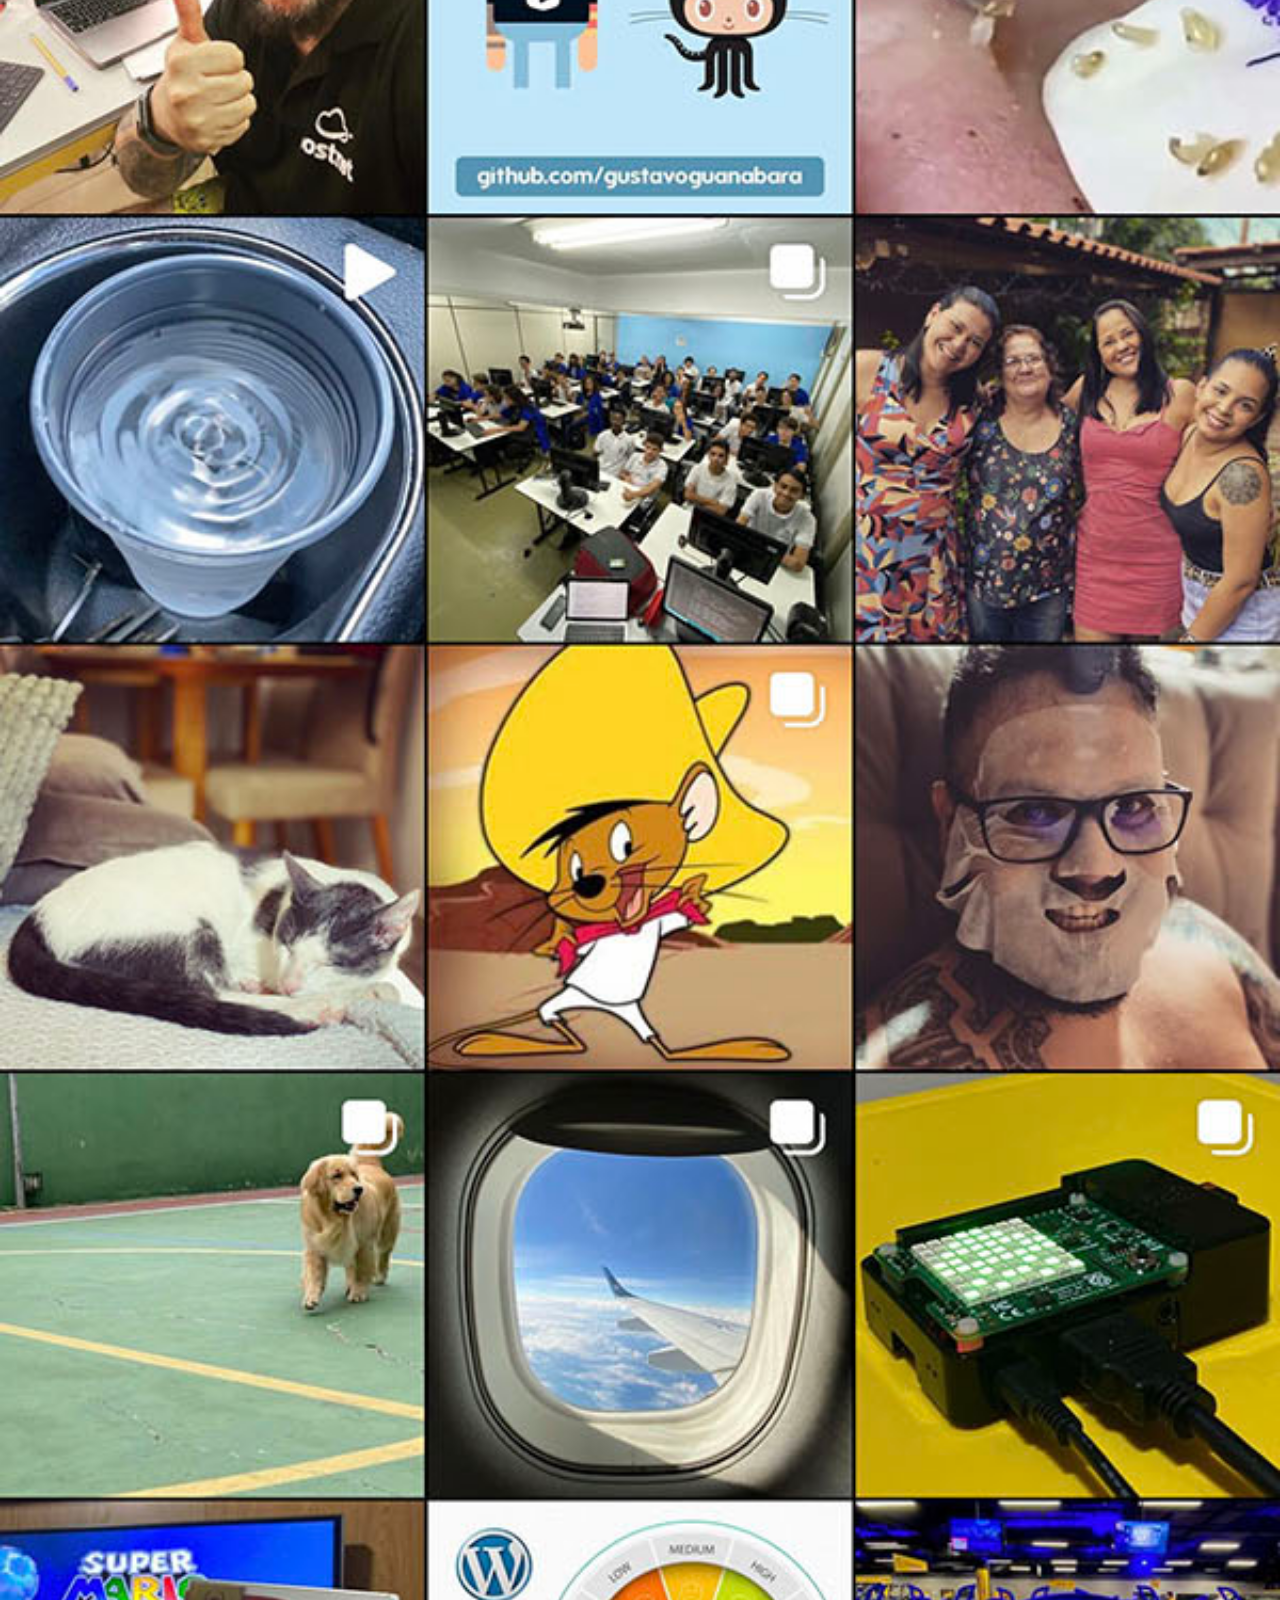
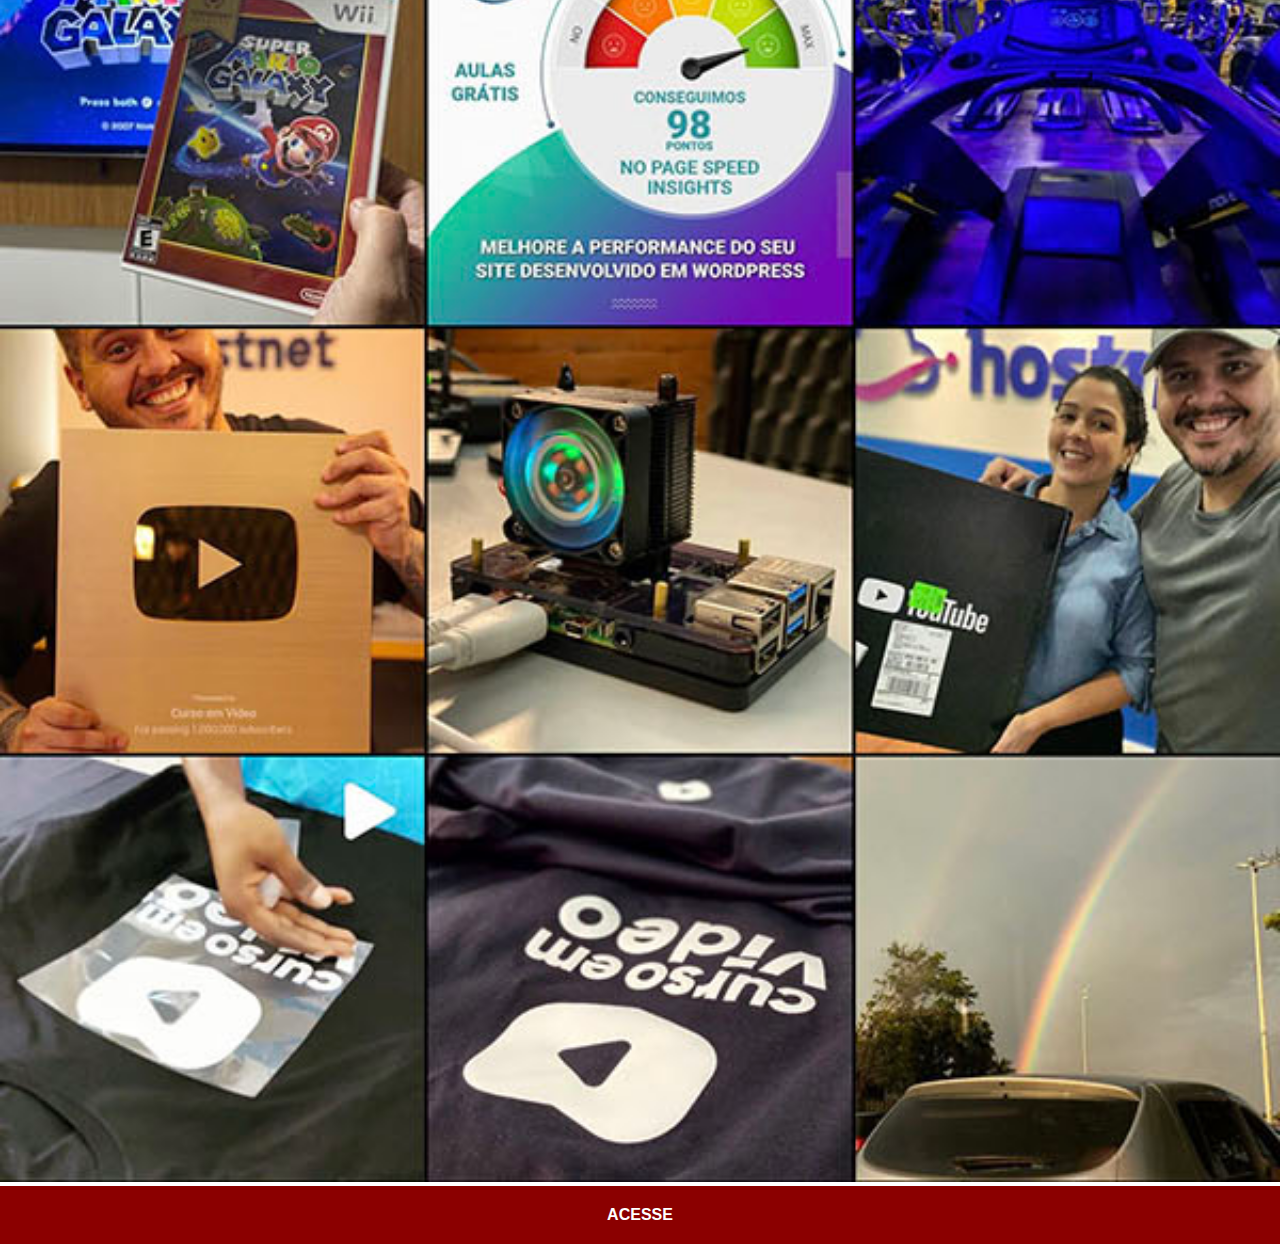
<file: instagram.html>
<!DOCTYPE html>
<html lang="pt-br">
<head>
    <meta charset="UTF-8">
    <meta http-equiv="X-UA-Compatible" content="IE=edge">
    <meta name="viewport" content="width=device-width, initial-scale=1.0">
    <link rel="stylesheet" href="estilos/pages.css">
    <title>Instagram</title>
</head>
<body>
    <img src="imagens/tela-instagram.jpg" alt="Instagram">
    <a href="http://www.instagram.com/gustavoguanabara/" target="_blank"a>ACESSE</a>
    
</body>
</html>
</file>
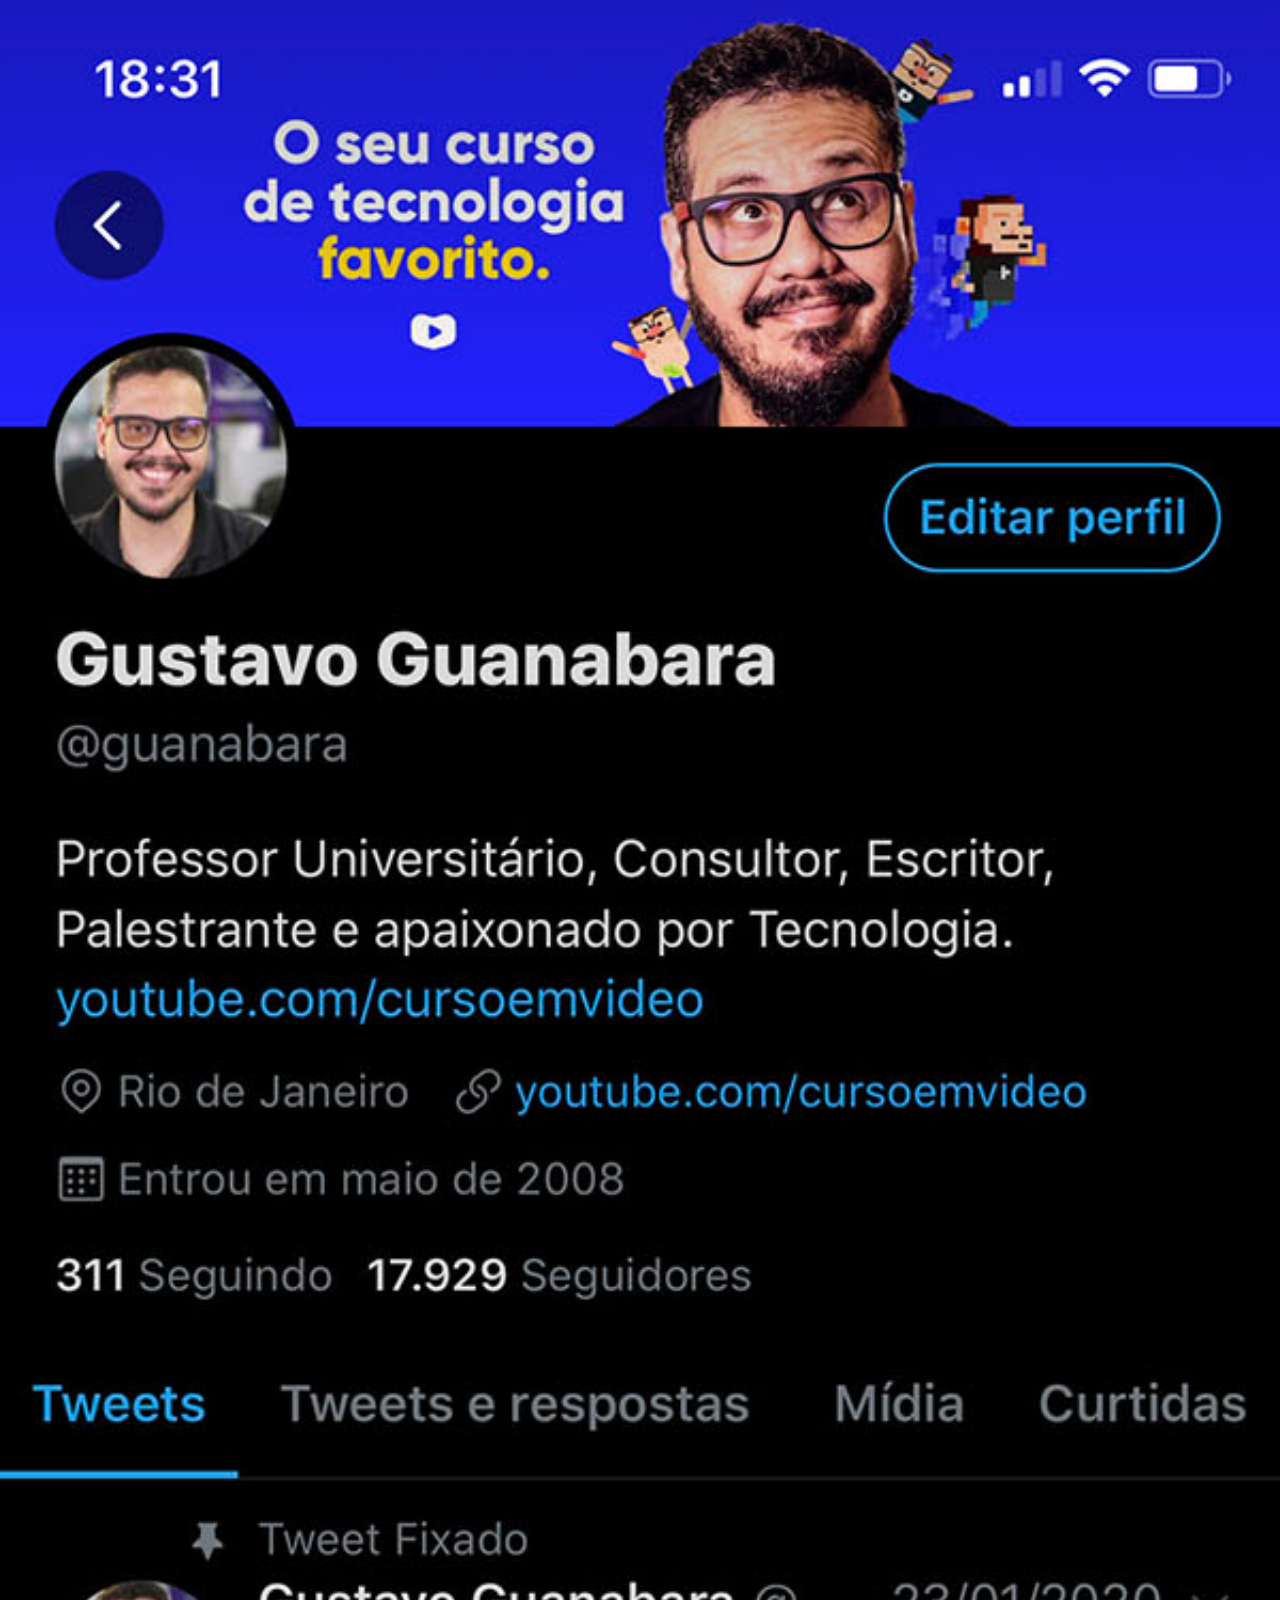
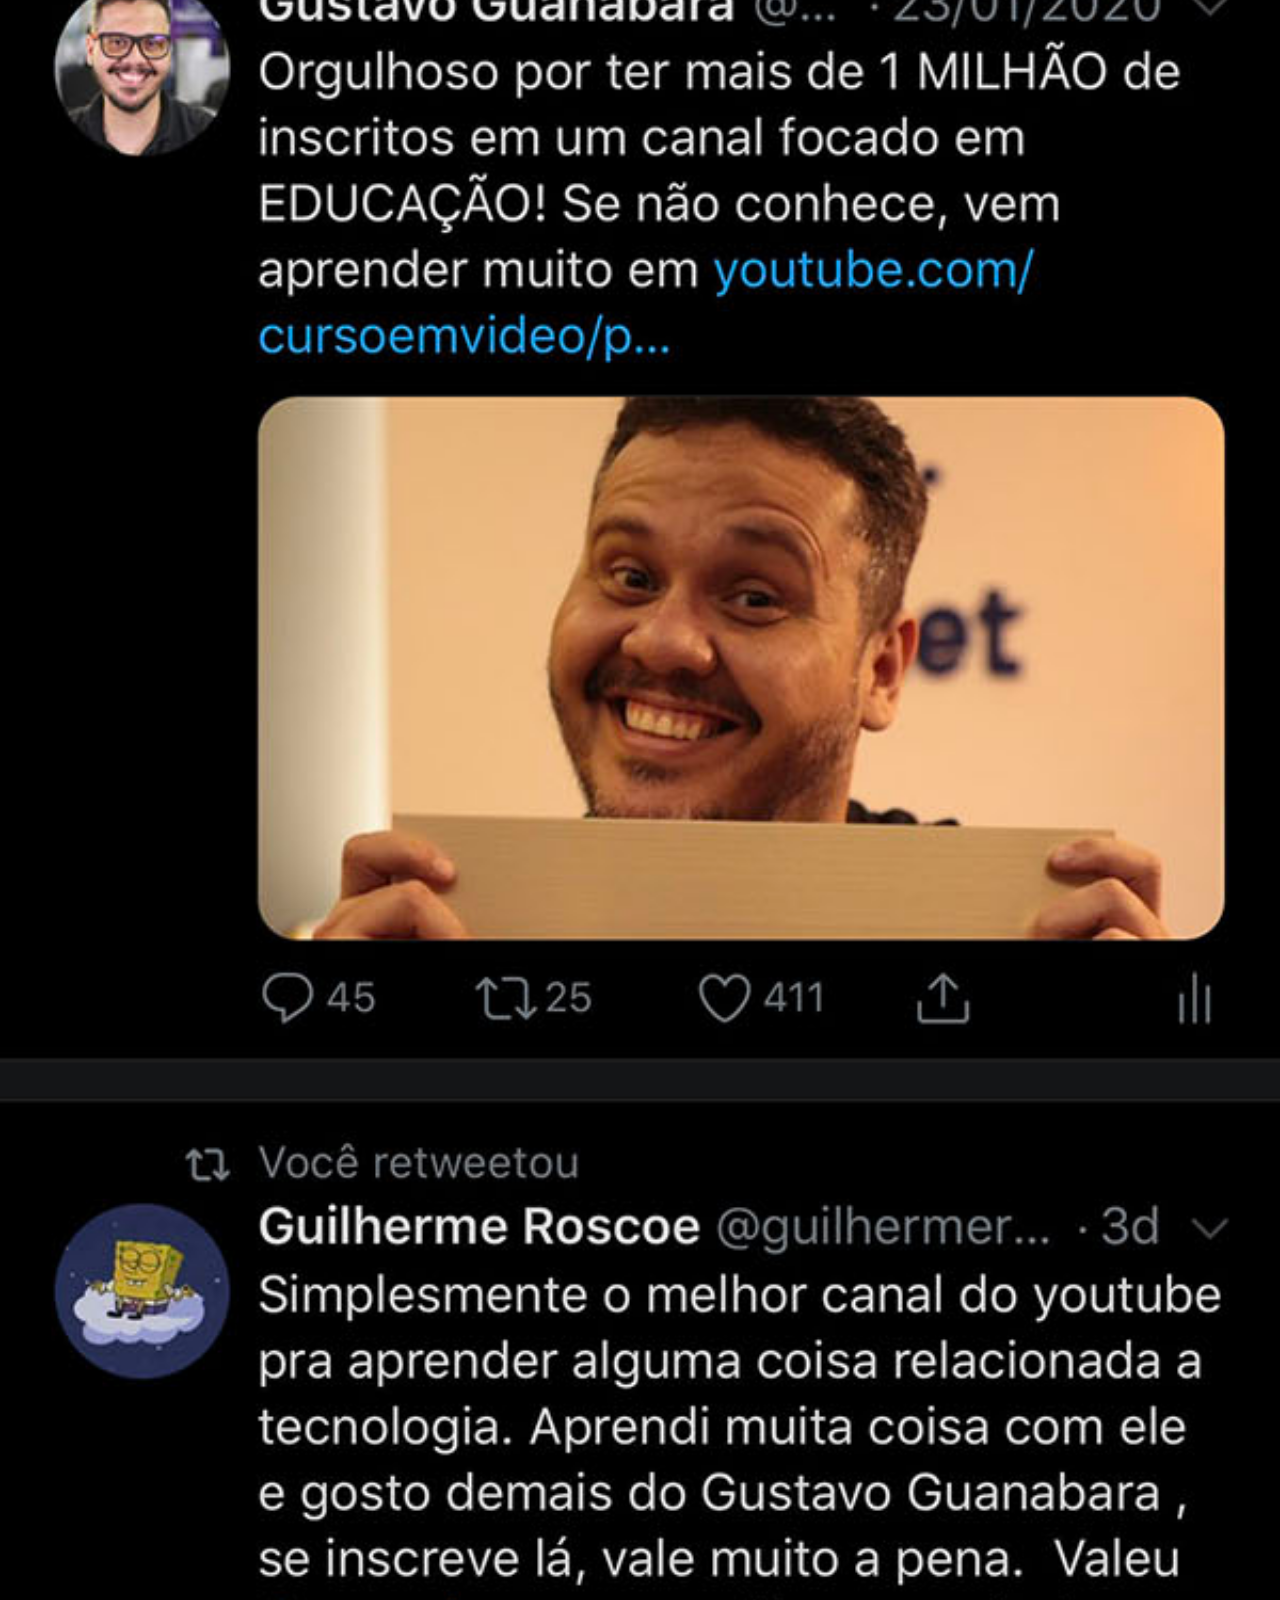
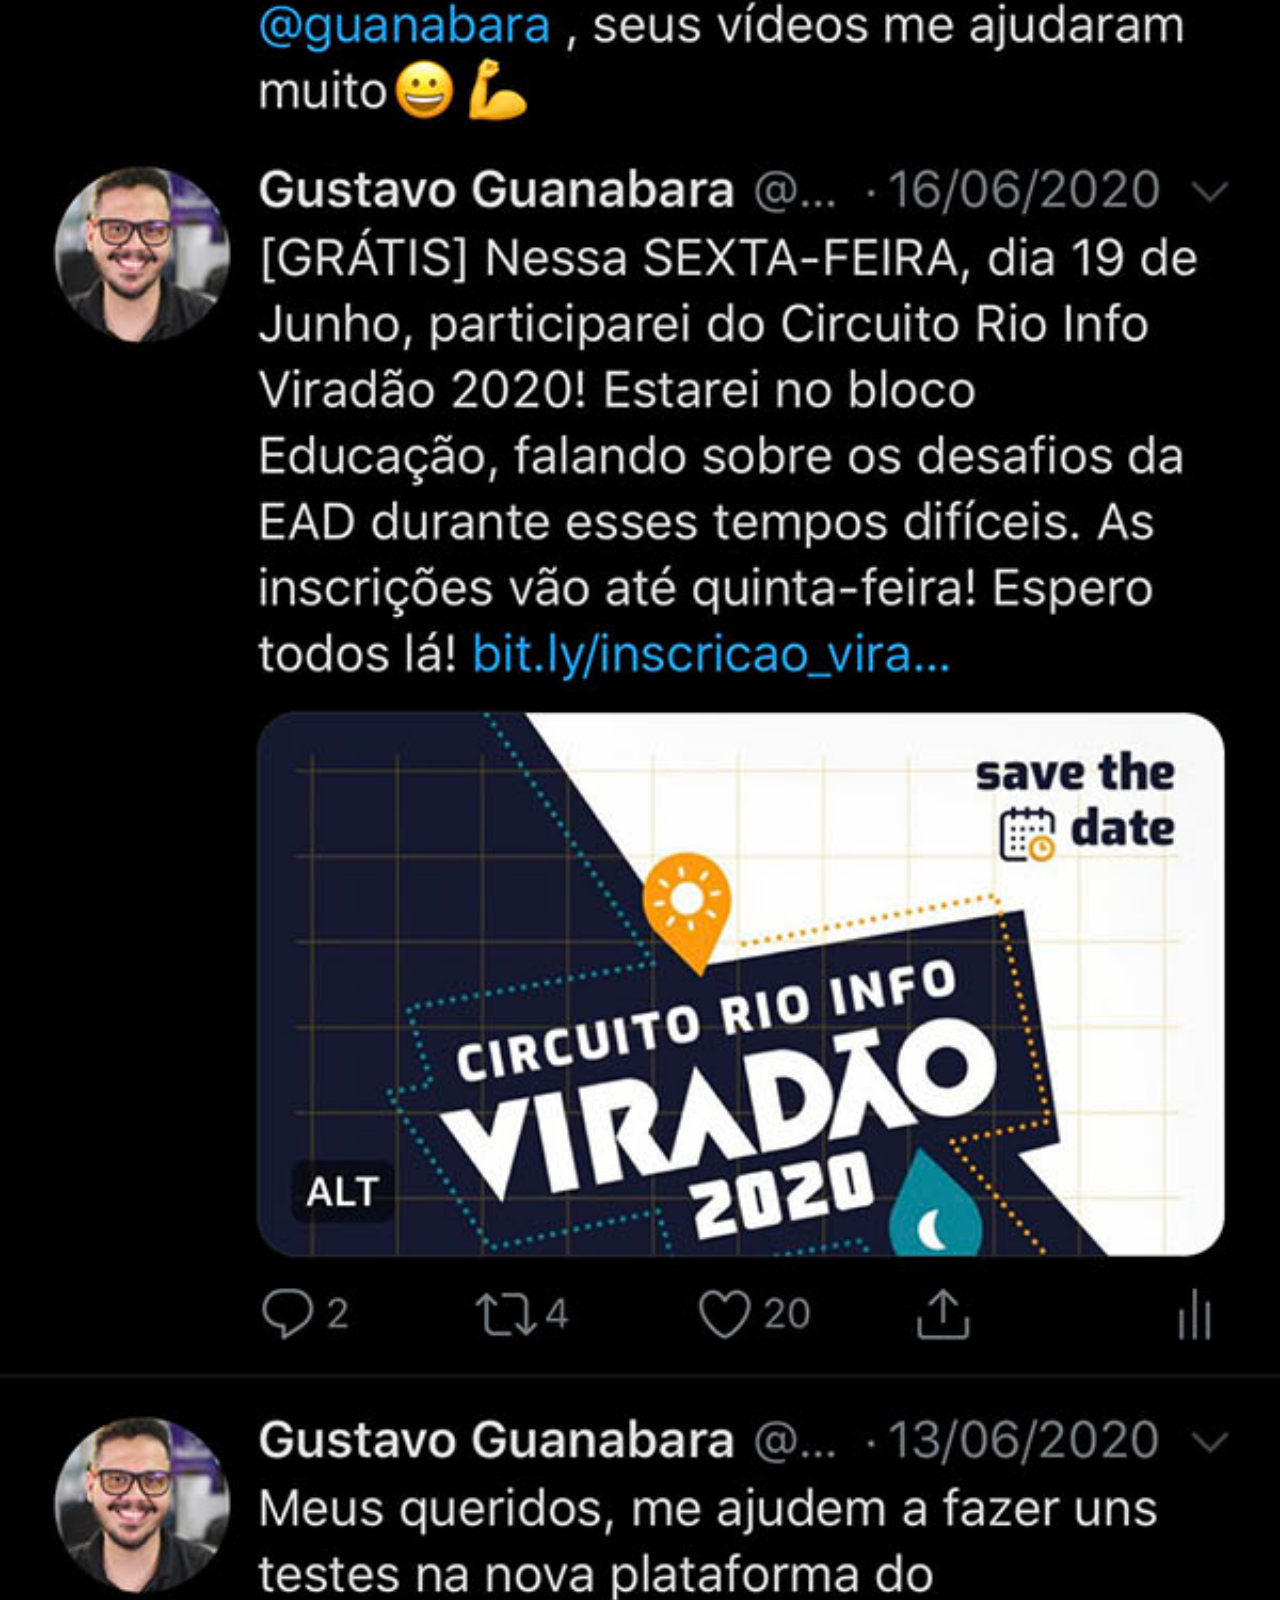
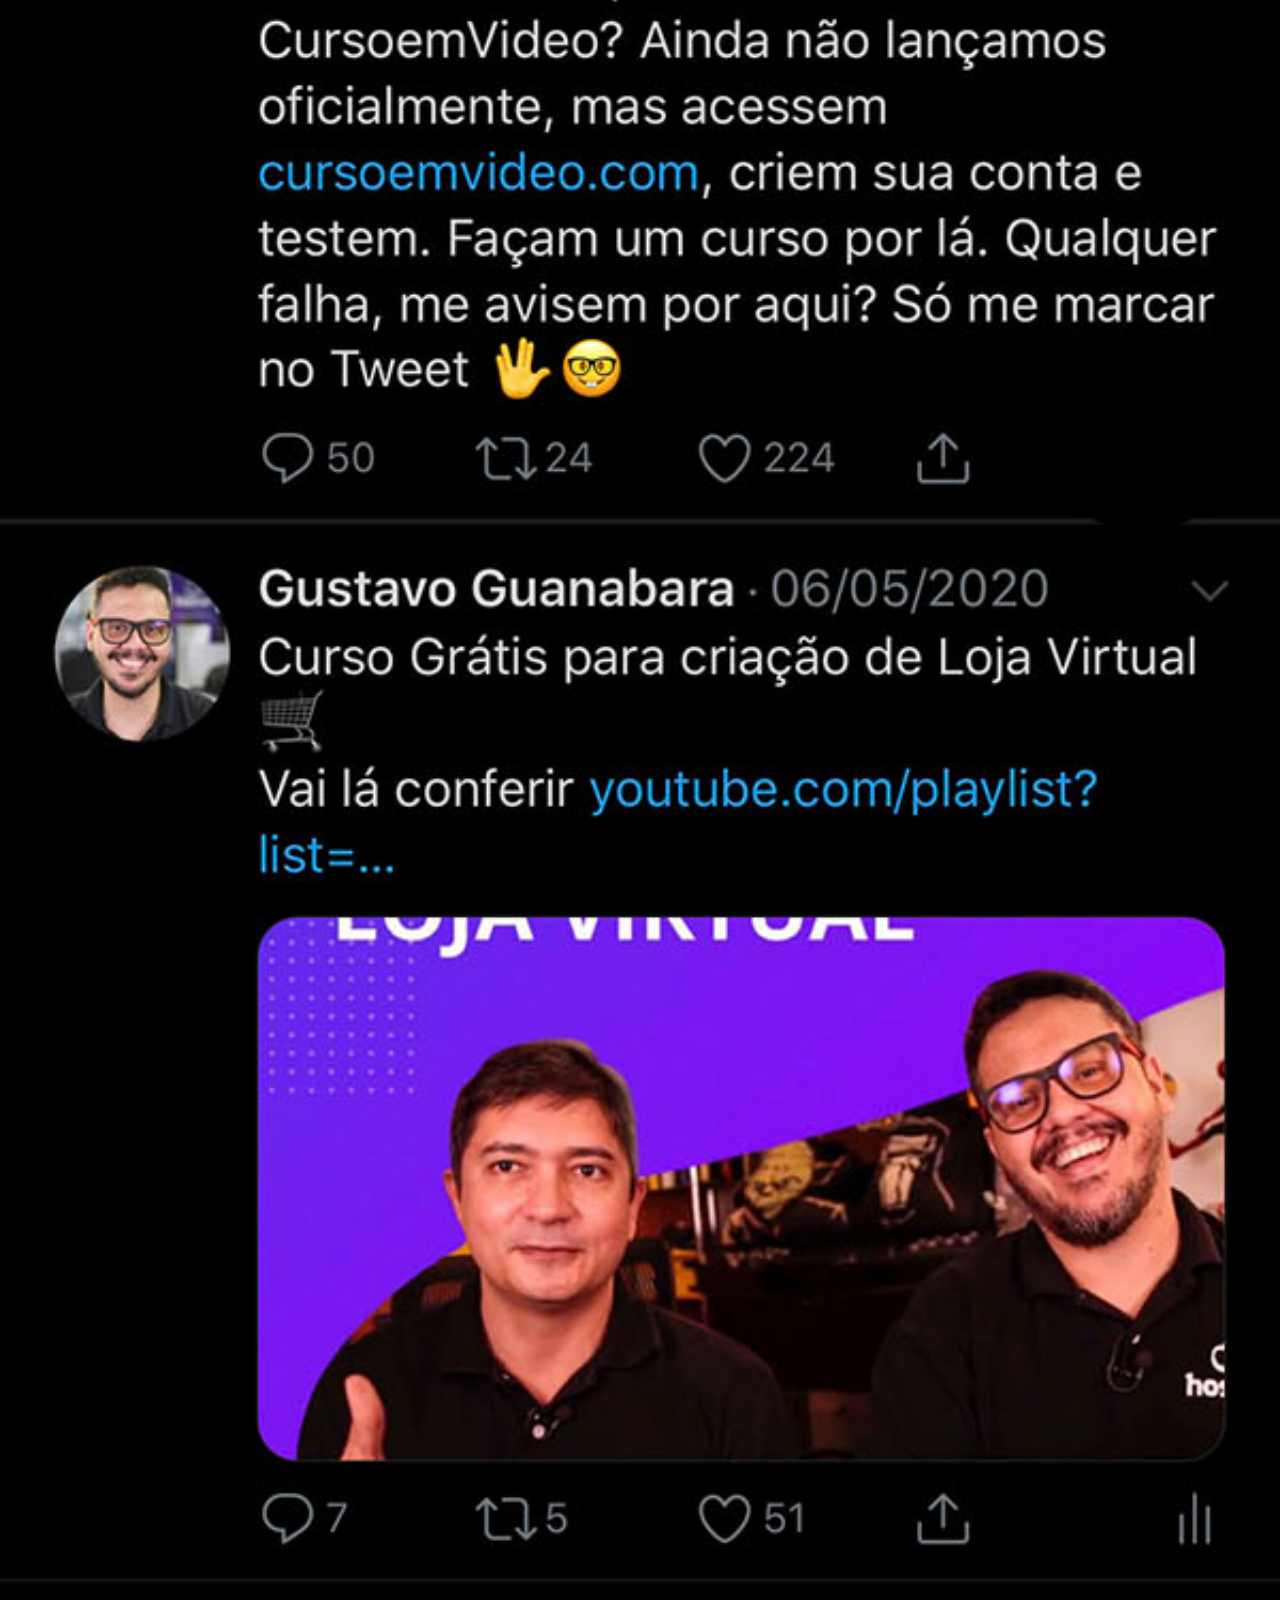
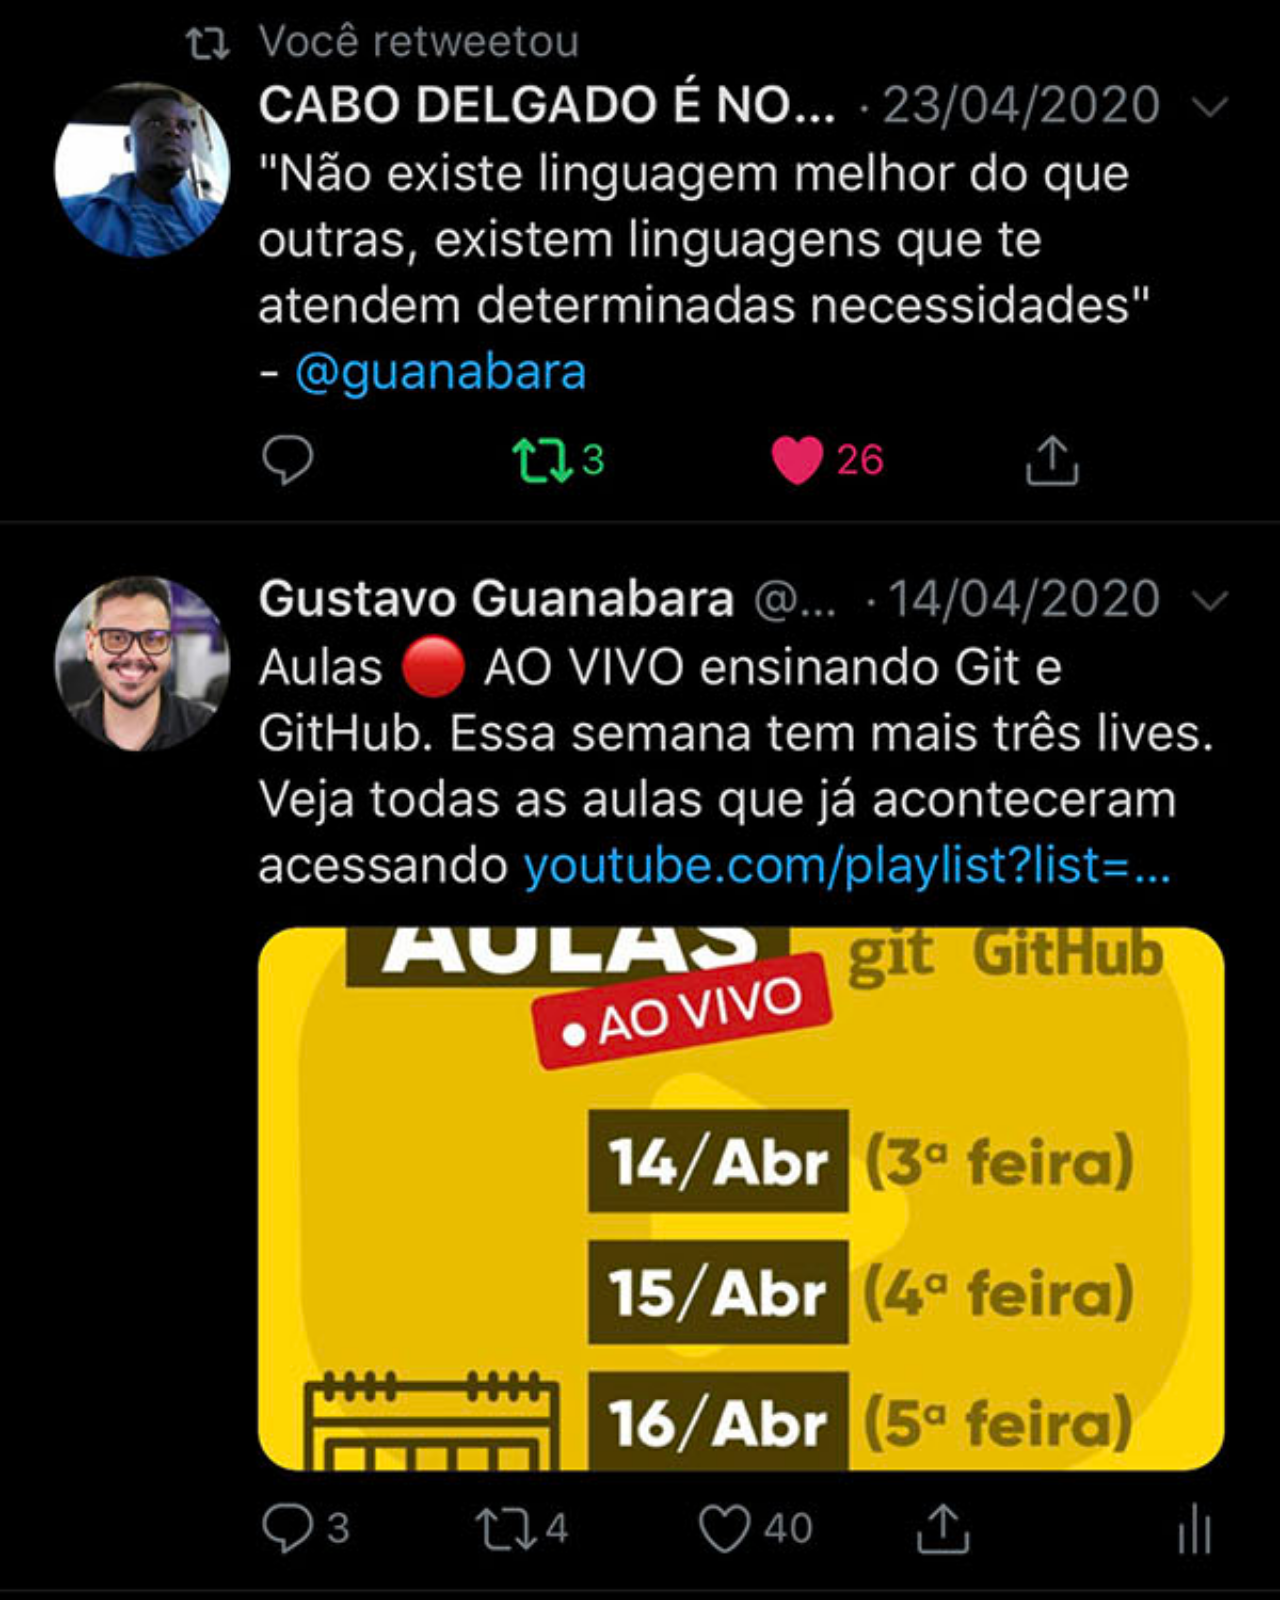
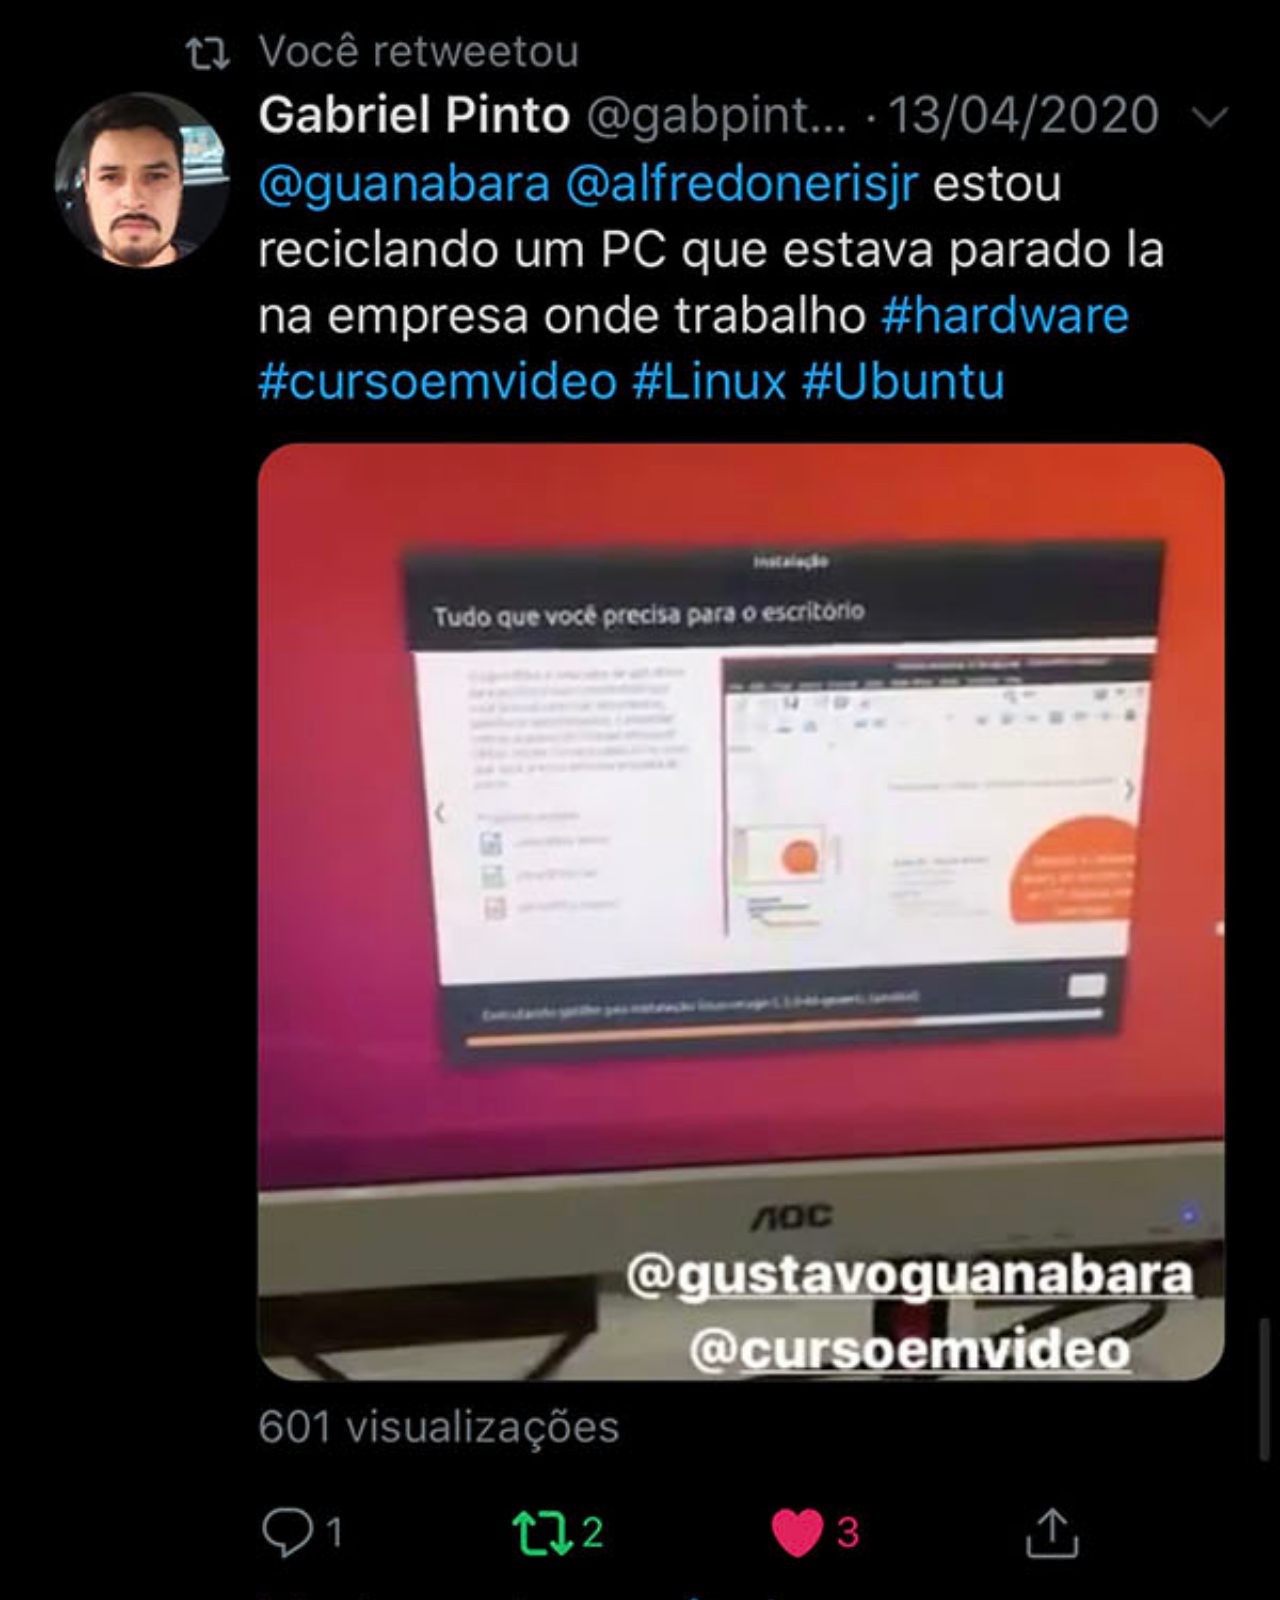
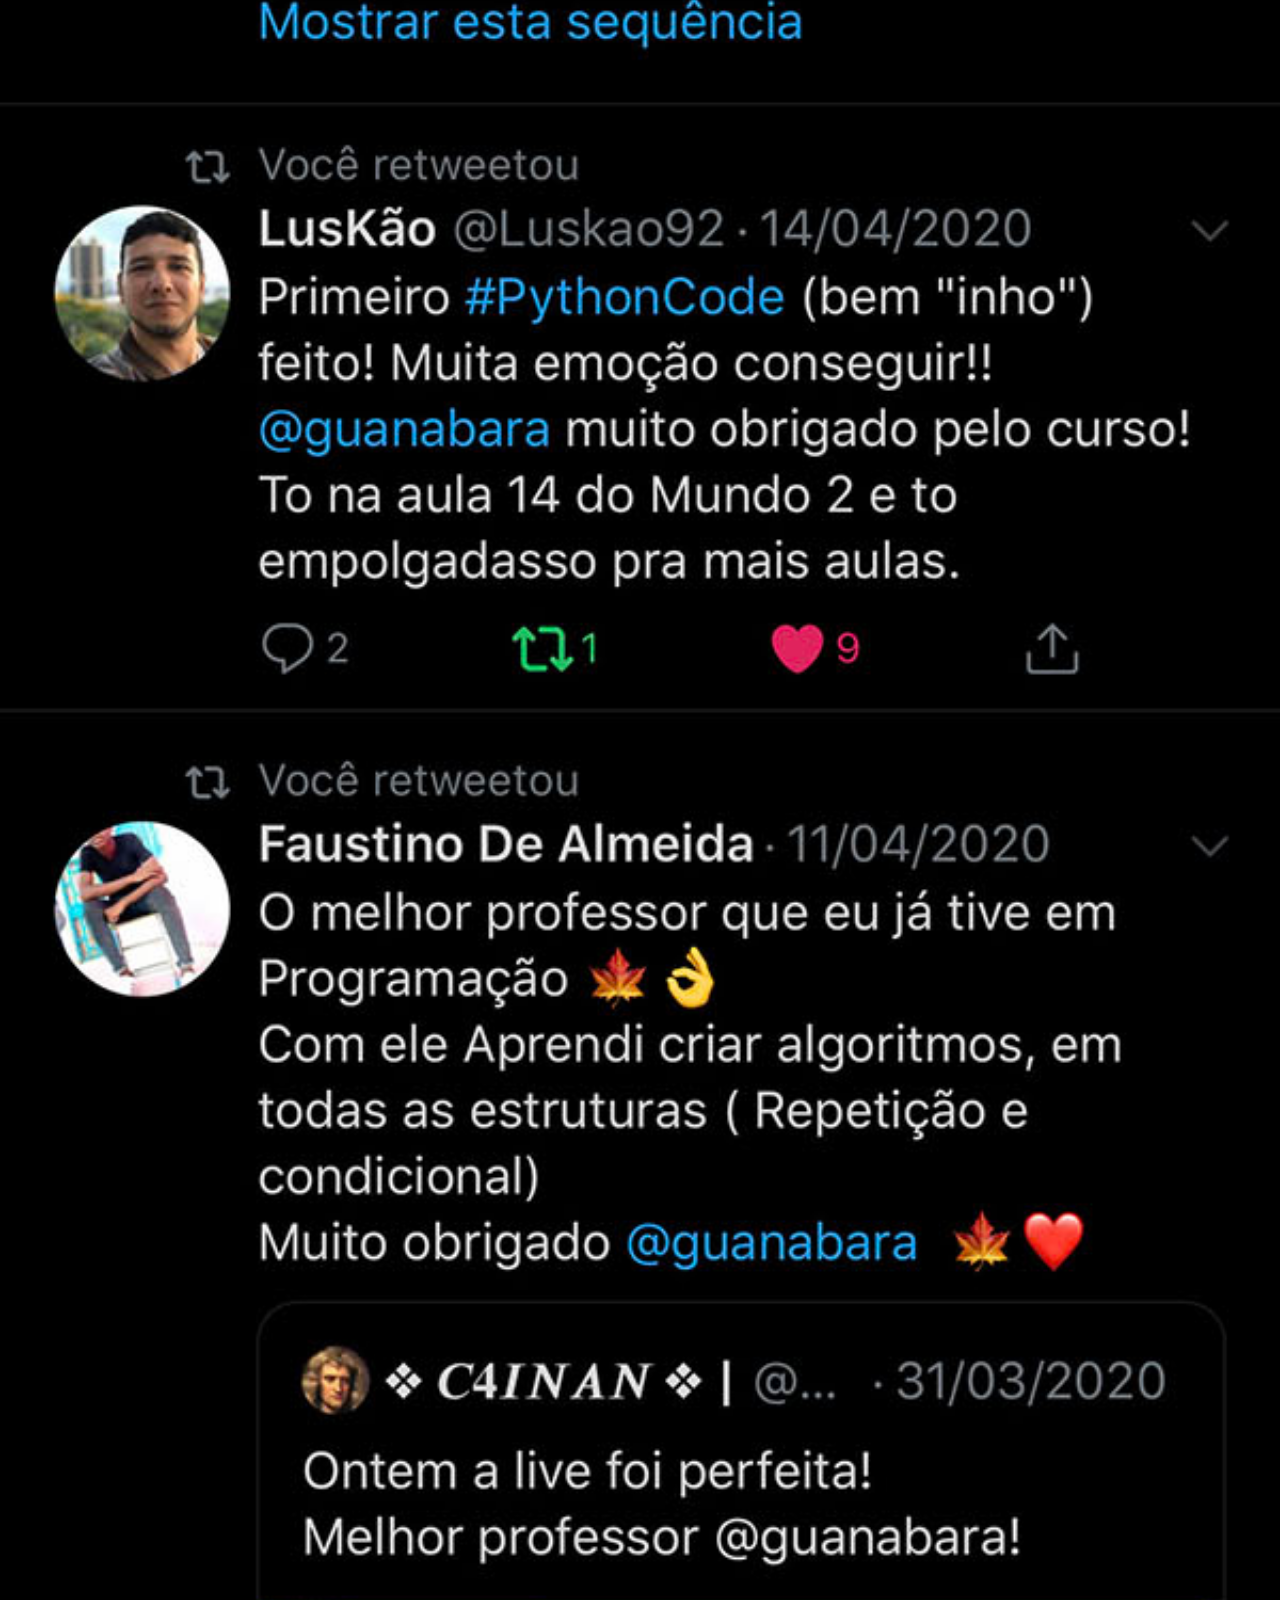
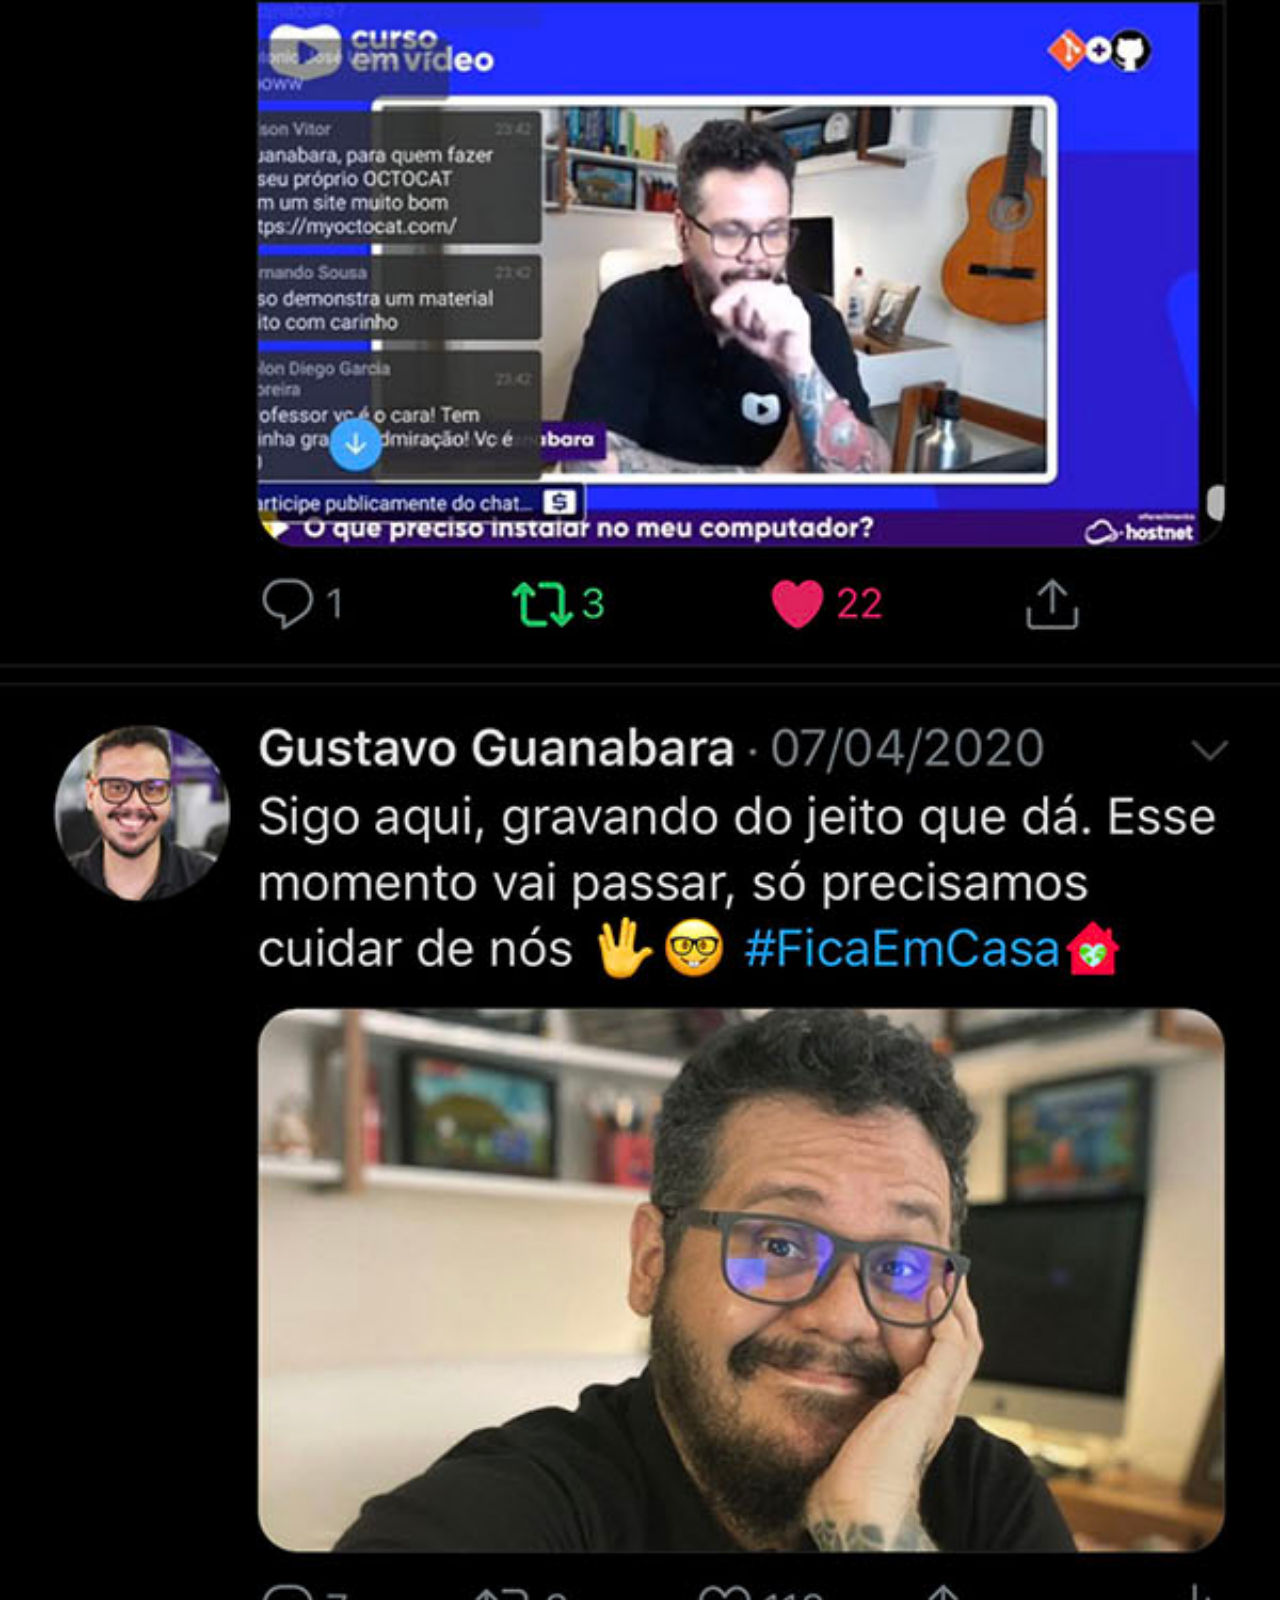
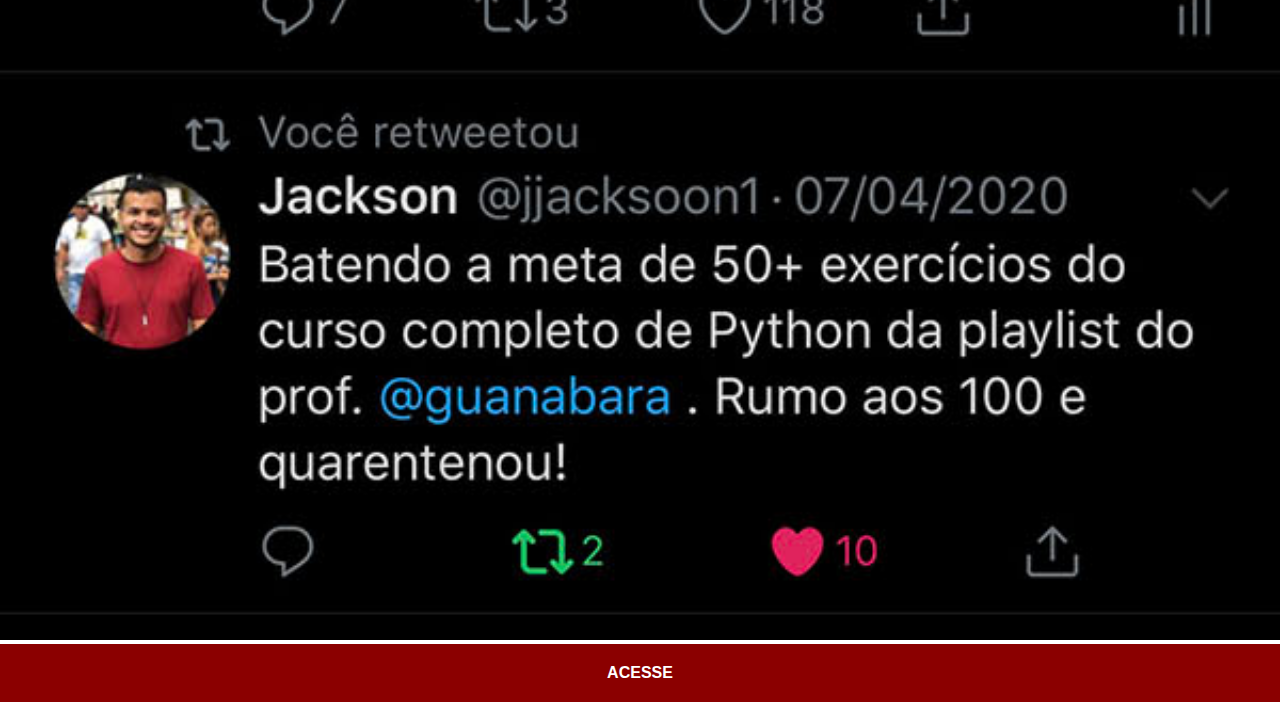
<file: twitter.html>
<!DOCTYPE html>
<html lang="pt-br">
<head>
    <meta charset="UTF-8">
    <meta http-equiv="X-UA-Compatible" content="IE=edge">
    <meta name="viewport" content="width=device-width, initial-scale=1.0">
    <link rel="stylesheet" href="estilos/pages.css">
    <title>Twitter</title>
</head>
<body>
    <img src="imagens/tela-twitter.jpg" alt="Twitter">
    <a href="https://www.twitter.com/guanabara/">ACESSE</a>
    
</body>
</html>
</file>
<file: estilos/style.css>
@charset "UTF-8";

* {
    padding: 0px;
    margin: 0px;
    font-family: Arial, Helvetica, sans-serif;
}

html, body {
    height: 100vh;
    width: 100vw;
    background-color: black;
}

body {
    background: url('../imagens/fundo-madeira.jpg') no-repeat top center; /*adiciona uma imagem de background no body, alinhamento pelo topo e centralizado*/
    background-size: cover; /* cover para cobrir a tela inteira*/
    background-attachment: fixed; /*imagem fica fixa e não tem rolagem*/
}

main {
    position: relative;
    height: 100vh;
}

section#telefone {
    position: absolute;
    top: 50%;
    left: 50%;
    transform: translate(-50%, -50%);/* move a section telefone para centro*/

    height: 627px;
    width: 311px;
    background: url('../imagens/frame-iphone.png') no-repeat;
}

iframe#tela {
    position: relative;
    top: 80px;
    left: 22px;
    width: 267px;
    height: 471px;
}

section#redes-sociais {
    text-align: right;
}

section#redes-sociais img {
    width: 50px;
    margin: 10px;
    border-radius: 50%;
    box-shadow: 2px 2px 5px rgba(0, 0, 0, 0.400);
    box-sizing: border-box; /* faz a borda pertencer ao objeto "caixa"*/
}

section#redes-sociais img:hover {
    border: 2px solid rgba(255, 255, 255, 0.603);
    transform: translate(-3px, -3px); /*ao passsar o mouse mexe 2px para esquerda e pra cima por ser valores negativos*/
    box-shadow: 5px, 5px 10px rgba(0, 0, 0, 0.616); /*sombras*/
    transition: transform .4s, border .8s; /*tempo para mexer o botão; border vai demorar 0.8s para aparecer*/

}
</file>
<file: estilos/pages.css>
@charset "UTF-8";

* {
    padding: 0px;
    margin: 0px;
    font-family: Arial, Helvetica, sans-serif;
}
::-webkit-scrollbar {
    width: 0;
    height: 0;
}

img {
    width: 100vw;

}

a {
    display: block;
    background-color: darkred;
    color: white;
    padding: 20px;
    text-align: center;
    font-weight: bolder; /*deixa fonte em negrito*/
    text-decoration: none; /* retira aparencia de click do link*/
}

a:hover {
    background-color: red; /*ao passar mouse no link ficará vermelho*/
}
</file>
